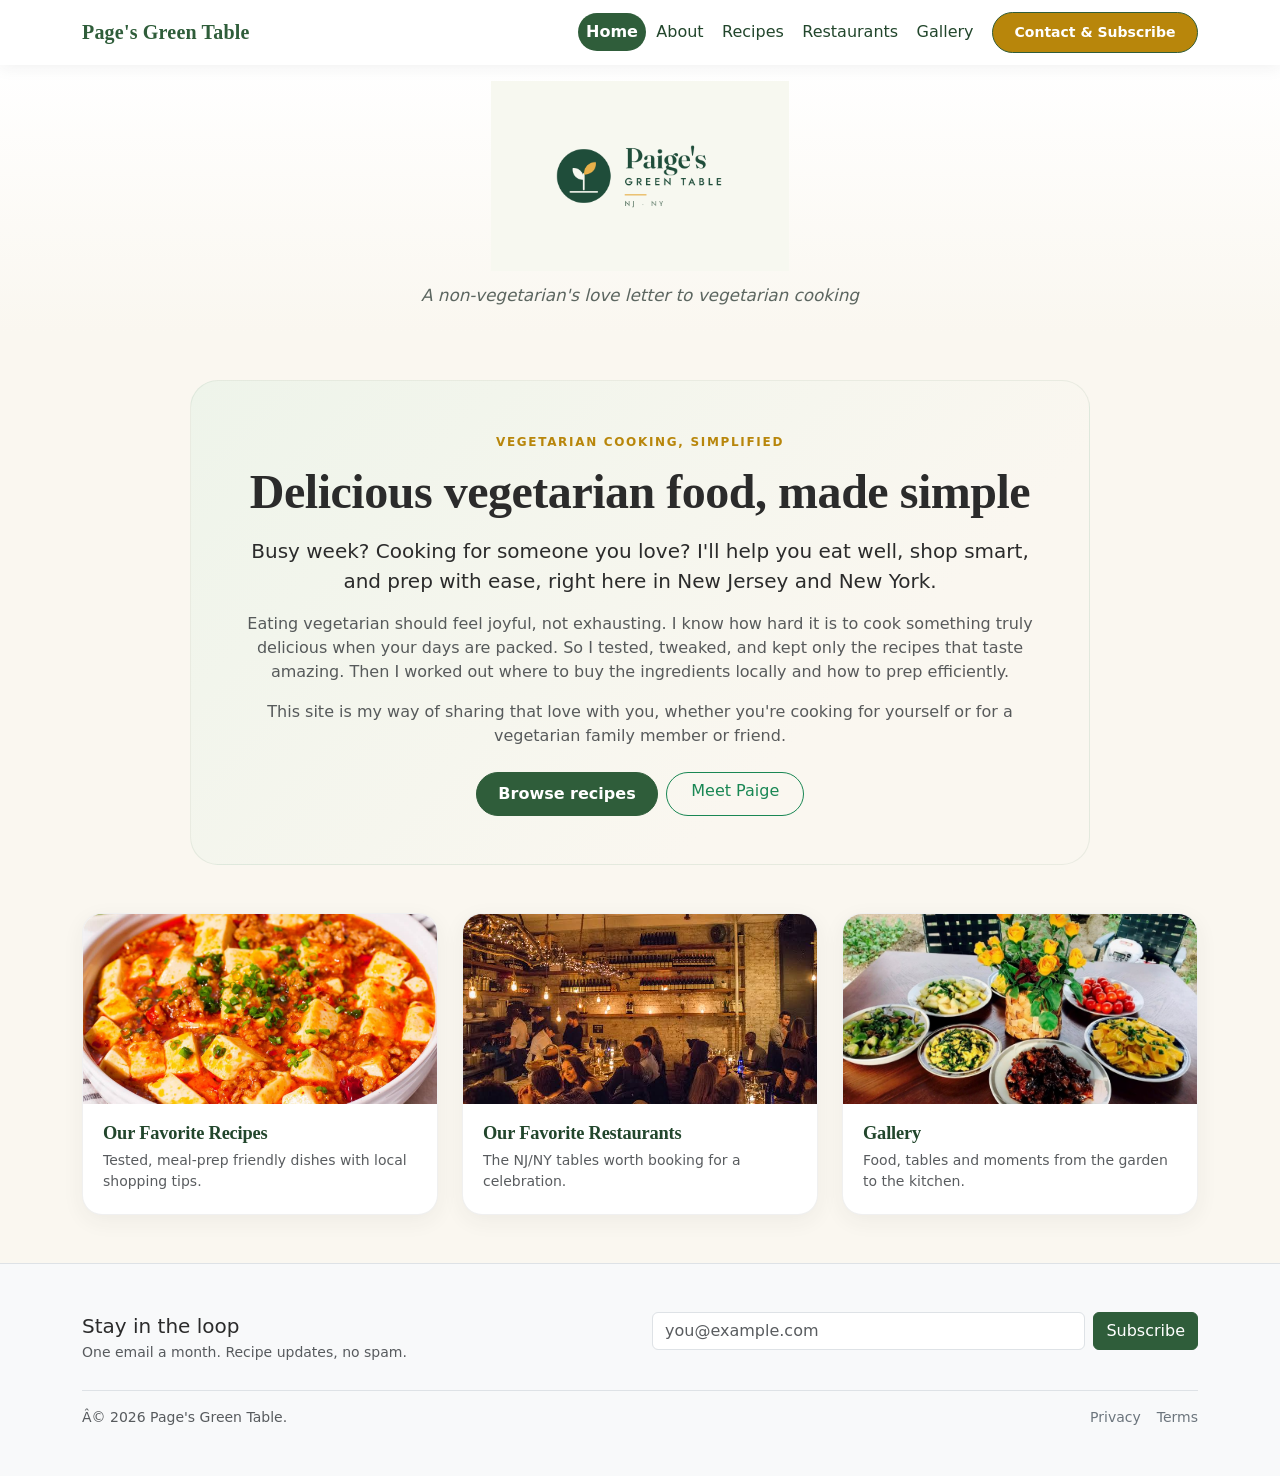
<file: index.html>
﻿<!DOCTYPE html>
<html data-bs-theme="light" lang="en">

<head>
    <script async src="https://www.googletagmanager.com/gtm.js?id=GTM-WCV3KLDL"></script>
    <script>
      window.dataLayer = window.dataLayer || [];
      function gtag(){dataLayer.push(arguments);}
      gtag('js', new Date());
    </script>
    <meta charset="utf-8">
    <meta name="viewport" content="width=device-width, initial-scale=1.0, shrink-to-fit=no">
    <title>Page's Green Table | Vegetarian Recipes &amp; Restaurants in NJ/NY</title>
    <meta name="description" content="A non-vegetarian's love letter to vegetarian cooking: tested recipes, smart shopping, meal prep and the best vegetarian-friendly restaurants in New Jersey and New York.">
    <link rel="stylesheet" href="assets/bootstrap/css/bootstrap.min.css">
    <link rel="stylesheet" href="assets/css/styles.min.css">
</head>

<body>
    <nav class="navbar navbar-expand-lg sticky-top">
        <div class="container"><a class="navbar-brand" href="index.html">Page's Green Table</a><button class="navbar-toggler" data-bs-toggle="collapse" data-bs-target="#mainNav" type="button" aria-controls="mainNav" aria-expanded="false" aria-label="Toggle navigation"><span class="navbar-toggler-icon"></span></button>
            <div class="collapse navbar-collapse" id="mainNav">
                <ul class="navbar-nav align-items-lg-center ms-auto">
                    <li class="nav-item"><a class="nav-link active rounded-pill" aria-current="page" href="index.html">Home</a></li>
                    <li class="nav-item"><a class="nav-link" href="about.html">About</a></li>
                    <li class="nav-item"><a class="nav-link" href="recipes.html">Recipes</a></li>
                    <li class="nav-item"><a class="nav-link" href="restaurants.html">Restaurants</a></li>
                    <li class="nav-item"><a class="nav-link" href="gallery.html">Gallery</a></li>
                    <li class="nav-item ms-lg-2"><a class="btn btn-sm mt-2 mt-lg-0 btn-brand" role="button" href="contact.html" style="background: var(--gt-gold);">Contact &amp; Subscribe</a></li>
                </ul>
            </div>
        </div>
    </nav>
    <div class="container-fluid p-0">
        <div class="banner"><img class="img-fluid banner-image" src="assets/img/logo.png" alt="Banner Image">
            <p>A non-vegetarian's love letter to vegetarian cooking</p>
        </div>
    </div>
    <header class="py-4 py-lg-5">
        <div class="container">
            <div class="text-center mx-auto page-hero" style="max-width:900px;"><span class="eyebrow">Vegetarian cooking, simplified</span>
                <h1 class="display-5 fw-bold mb-3">Delicious vegetarian food, made simple</h1>
                <p class="lead mb-3">Busy week? Cooking for someone you love? I'll help you eat well, shop smart, and prep with ease, right here in New Jersey and New York.</p>
                <p class="text-body-secondary mb-3">Eating vegetarian should feel joyful, not exhausting. I know how hard it is to cook something truly delicious when your days are packed. So I tested, tweaked, and kept only the recipes that taste amazing. Then I worked out where to buy the ingredients locally and how to prep efficiently.</p>
                <p class="text-body-secondary mb-4">This site is my way of sharing that love with you, whether you're cooking for yourself or for a vegetarian family member or friend.</p>
                <div class="d-flex justify-content-center flex-wrap gap-2"><a class="btn btn-brand" role="button" href="recipes.html">Browse recipes</a><a class="btn btn-outline-success rounded-pill px-4" role="button" href="about.html">Meet Paige</a></div>
            </div>
        </div>
    </header>
    <section class="pb-5 container">
        <div class="row g-4">
            <div class="col-md-4"><a class="quick-card" href="recipes.html"><img src="assets/img/mapotofu.jpg" alt="Vegetarian mapo tofu" loading="lazy">
                    <div class="quick-card-body">
                        <h3>Our Favorite Recipes</h3>
                        <p class="small text-body-secondary mb-0">Tested, meal-prep friendly dishes with local shopping tips.</p>
                    </div>
                </a></div>
            <div class="col-md-4"><a class="quick-card" href="restaurants.html"><img src="assets/img/avantgarden.jpg" alt="Avant Garden restaurant" loading="lazy">
                    <div class="quick-card-body">
                        <h3>Our Favorite Restaurants</h3>
                        <p class="small text-body-secondary mb-0">The NJ/NY tables worth booking for a celebration.</p>
                    </div>
                </a></div>
            <div class="col-md-4"><a class="quick-card" href="gallery.html"><img src="assets/img/gardentotable.jpg" alt="Garden to table vegetables" loading="lazy">
                    <div class="quick-card-body">
                        <h3>Gallery</h3>
                        <p class="small text-body-secondary mb-0">Food, tables and moments from the garden to the kitchen.</p>
                    </div>
                </a></div>
        </div>
    </section>
    <footer class="bg-body-tertiary mt-auto py-5 border-top">
        <div class="container">
            <div class="row align-items-center g-4">
                <div class="col-lg-6">
                    <h5 class="mb-1">Stay in the loop</h5>
                    <p class="small text-body-secondary mb-0">One email a month. Recipe updates, no spam.</p>
                </div>
                <div class="col-lg-6">
                    <form class="d-flex gap-2" action="https://api.web3forms.com/submit" method="post" data-web3forms><input type="hidden" name="subject" value="Page's Green Table - newsletter subscription"><input type="hidden" name="from_name" value="Page's Green Table"><input type="hidden" name="form_type" value="Newsletter subscription"><input type="checkbox" name="botcheck" style="display:none"><label class="visually-hidden" for="footer-email">Email address</label><input class="form-control" type="email" id="footer-email" name="email" placeholder="you@example.com" required=""><button class="btn btn-primary flex-shrink-0" type="submit">Subscribe</button></form>
                </div>
            </div>
            <div class="small text-body-secondary d-flex justify-content-between flex-wrap mt-4 pt-3 border-top"><span>Â© 2026 Page's Green Table.</span>
                <div class="d-flex gap-3"><a class="text-decoration-none link-secondary" href="#">Privacy</a><a class="text-decoration-none link-secondary" href="#">Terms</a></div>
            </div>
        </div>
    </footer>
    <script src="assets/bootstrap/js/bootstrap.min.js"></script>
    <script src="assets/js/script.min.js"></script>
    <script src="assets/js/web3forms.js"></script>
</body>

</html>
</file>
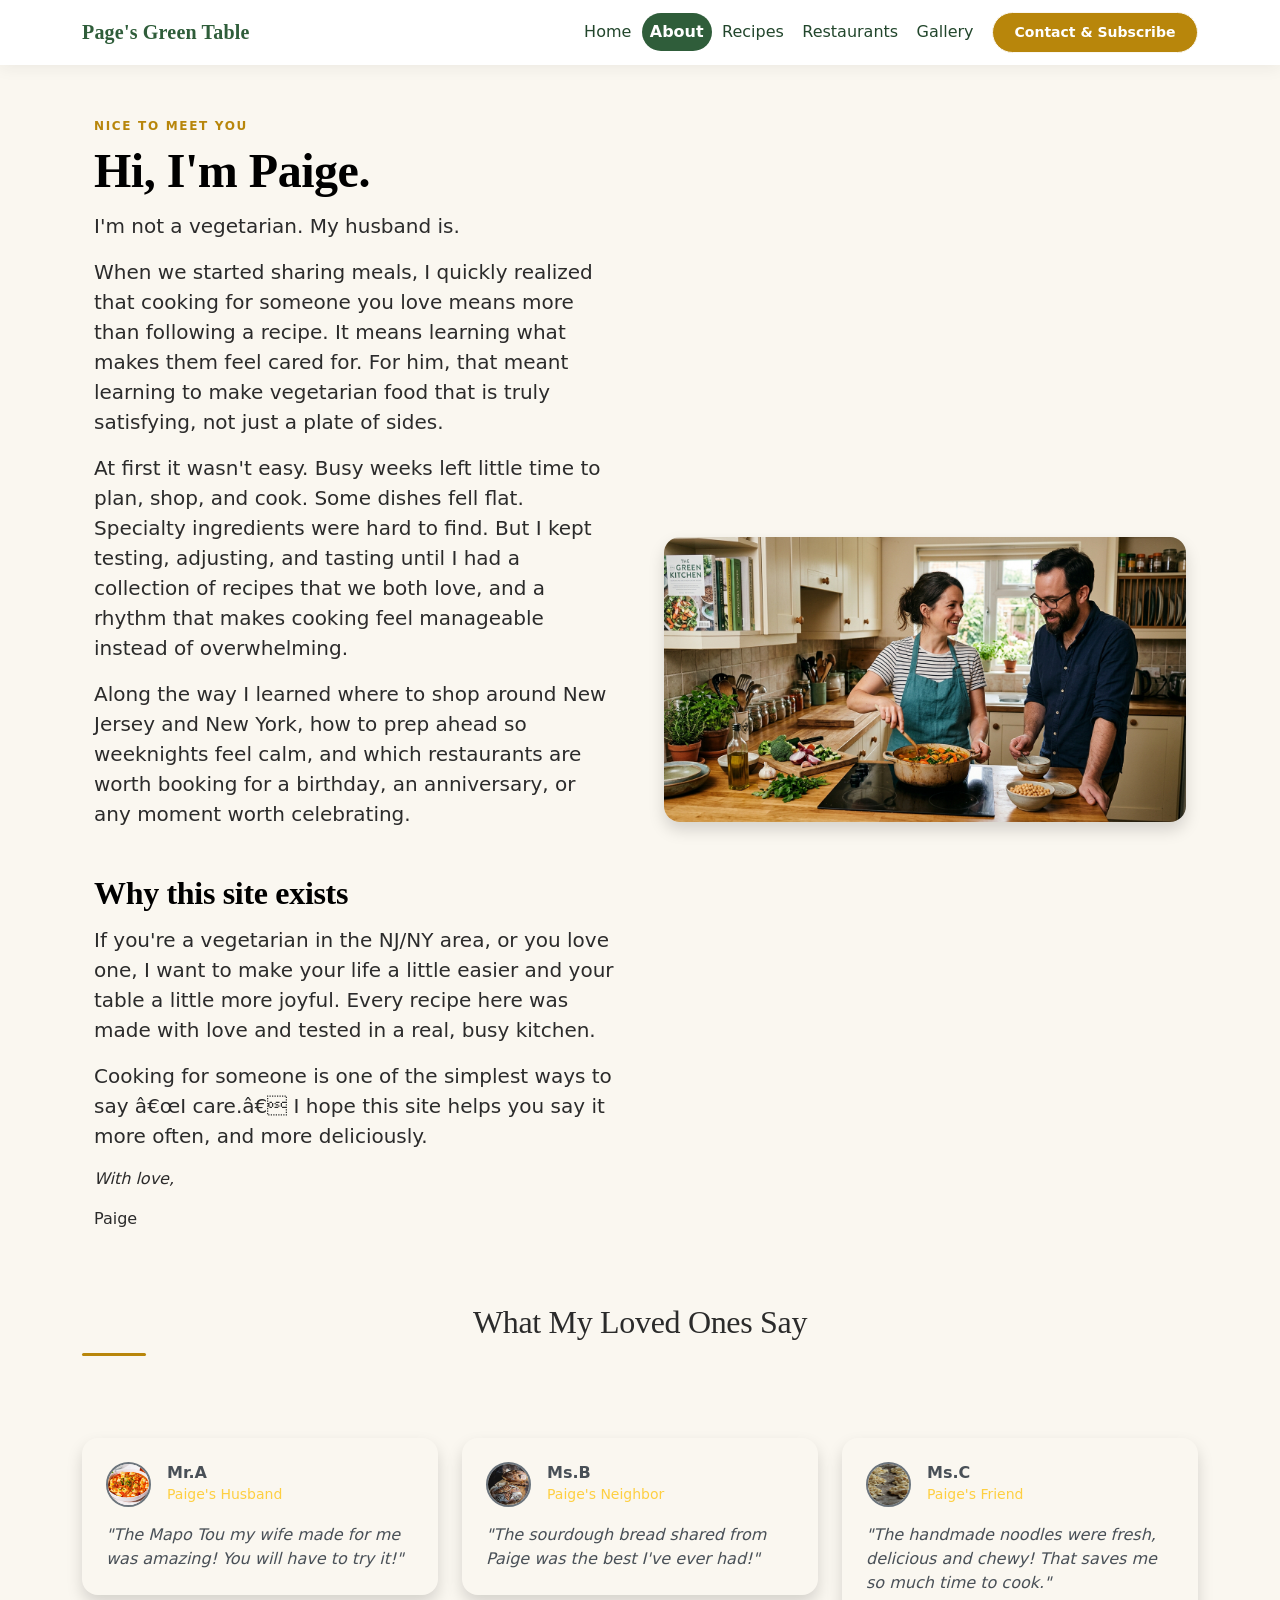
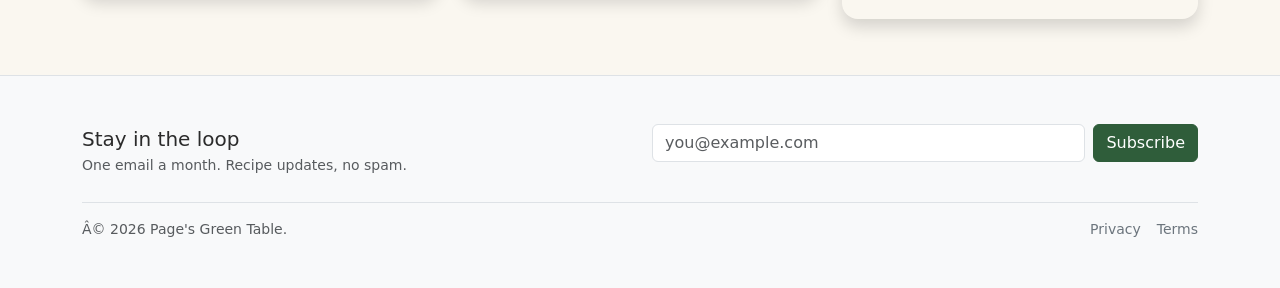
<file: about.html>
﻿<!DOCTYPE html>
<html data-bs-theme="light" lang="en">

<head>
    <script async src="https://www.googletagmanager.com/gtm.js?id=GTM-WCV3KLDL"></script>
    <script>
      window.dataLayer = window.dataLayer || [];
      function gtag(){dataLayer.push(arguments);}
      gtag('js', new Date());
    </script>
    <meta charset="utf-8">
    <meta name="viewport" content="width=device-width, initial-scale=1.0, shrink-to-fit=no">
    <title>About Paige | Page's Green Table</title>
    <meta name="description" content="Hi, I'm Paige â€” a non-vegetarian cooking for my vegetarian husband. This is why Page's Green Table exists: tested recipes, local shopping and prep made simple.">
    <link rel="stylesheet" href="assets/bootstrap/css/bootstrap.min.css">
    <link rel="stylesheet" href="assets/css/styles.min.css">
</head>

<body>
    <nav class="navbar navbar-expand-lg sticky-top">
        <div class="container"><a class="navbar-brand" href="index.html">Page's Green Table</a><button class="navbar-toggler" data-bs-toggle="collapse" data-bs-target="#mainNav" type="button" aria-controls="mainNav" aria-expanded="false" aria-label="Toggle navigation"><span class="navbar-toggler-icon"></span></button>
            <div class="collapse navbar-collapse" id="mainNav">
                <ul class="navbar-nav align-items-lg-center ms-auto">
                    <li class="nav-item"><a class="nav-link" href="index.html">Home</a></li>
                    <li class="nav-item"><a class="nav-link active rounded-pill" aria-current="page" href="about.html">About</a></li>
                    <li class="nav-item"><a class="nav-link" href="recipes.html">Recipes</a></li>
                    <li class="nav-item"><a class="nav-link" href="restaurants.html">Restaurants</a></li>
                    <li class="nav-item"><a class="nav-link" href="gallery.html">Gallery</a></li>
                    <li class="nav-item ms-lg-2"><a class="btn btn-sm mt-2 mt-lg-0 btn-brand" role="button" href="contact.html" style="background: var(--gt-gold);border-color: var(--gt-cream);">Contact &amp; Subscribe</a></li>
                </ul>
            </div>
        </div>
    </nav>
    <div class="container px-3 px-lg-4 py-5">
        <div class="row align-items-center flex-lg-row-reverse g-5">
            <div class="col-10 col-sm-8 col-lg-6 mx-auto"><img class="img-fluid rounded-4 shadow d-block mx-auto" src="assets/img/cooking.jpg" alt="Paige cooking in her kitchen" width="700" height="500" loading="lazy"></div>
            <div class="col-lg-6"><span class="eyebrow">Nice to meet you</span>
                <h2 class="display-5 fw-bold lh-1 text-body-emphasis mb-3"> Hi, I'm Paige. </h2>
                <p class="lead"> I'm not a vegetarian. My husband is. </p>
                <p class="lead"> When we started sharing meals, I quickly realized that cooking for someone you love means more than following a recipe. It means learning what makes them feel cared for. For him, that meant learning to make vegetarian food that is truly satisfying, not just a plate of sides. </p>
                <p class="lead"> At first it wasn't easy. Busy weeks left little time to plan, shop, and cook. Some dishes fell flat. Specialty ingredients were hard to find. But I kept testing, adjusting, and tasting until I had a collection of recipes that we both love, and a rhythm that makes cooking feel manageable instead of overwhelming. </p>
                <p class="lead">Along the way I learned where to shop around New Jersey and New York, how to prep ahead so weeknights feel calm, and which restaurants are worth booking for a birthday, an anniversary, or any moment worth celebrating. </p>
                <h3 class="fw-bold lh-1 text-body-emphasis mt-5 mb-3 h2"> Why this site exists </h3>
                <p class="lead">If you're a vegetarian in the NJ/NY area, or you love one, I want to make your life a little easier and your table a little more joyful. Every recipe here was made with love and tested in a real, busy kitchen. </p>
                <p class="lead">Cooking for someone is one of the simplest ways to say â€œI care.â€ I hope this site helps you say it more often, and more deliciously. </p>
                <p><i>With love,</i></p>
                <p>Paige</p>
                <div class="d-grid d-md-flex gap-2 justify-content-md-start"></div>
            </div>
        </div>
    </div>
    <div class="container mt-0 mb-5 my-2 py-2">
        <h2 class="text-center mb-5 section-title">What My Loved Ones Say</h2>
        <div class="row row-cols-1 row-cols-lg-3 align-items-start pt-4 g-4">
            <div class="col card-1">
                <div class="text-white rounded-4 border-0 shadow h-100 p-4 testimonial-card">
                    <div class="d-flex align-items-center gap-3 mb-3"><img class="border rounded-circle border-2 border-secondary" src="assets/img/mapotofu.jpg" alt="Mapo Tofu" width="45" height="45">
                        <div>
                            <h6 class="fw-bold text-light-emphasis mb-0">Mr.A</h6><small class="text-warning text-opacity-75">Paige's Husband</small>
                        </div>
                    </div>
                    <p class="fs-6 fw-light fst-italic text-light-emphasis card-text">"The Mapo Tou my wife made for me was amazing! You will have to try it!"</p>
                </div>
            </div>
            <div class="col card-2">
                <div class="text-white rounded-4 border-0 shadow h-100 p-4 testimonial-card">
                    <div class="d-flex align-items-center gap-3 mb-3"><img class="border rounded-circle border-2 border-secondary" src="assets/img/sourdough.jpg" alt="Sourdough Bread" width="45" height="45">
                        <div>
                            <h6 class="fw-bold text-light-emphasis mb-0">Ms.B</h6><small class="text-warning text-opacity-75">Paige's Neighbor</small>
                        </div>
                    </div>
                    <p class="fs-6 fw-light fst-italic text-light-emphasis card-text">"The sourdough bread shared from Paige was the best I've ever had!"</p>
                </div>
            </div>
            <div class="col card-3">
                <div class="text-white rounded-4 border-0 shadow h-100 p-4 testimonial-card">
                    <div class="d-flex align-items-center gap-3 mb-3"><img class="border rounded-circle border-2 border-secondary" src="assets/img/noodle.jpg" alt="Handmade Noodles" width="45" height="45">
                        <div>
                            <h6 class="fw-bold text-light-emphasis mb-0">Ms.C</h6><small class="text-warning text-opacity-75">Paige's Friend</small>
                        </div>
                    </div>
                    <p class="fs-6 fw-light fst-italic text-light-emphasis card-text">"The handmade noodles were fresh, delicious and chewy! That saves me so much time to cook."</p>
                </div>
            </div>
        </div>
    </div>
    <footer class="bg-body-tertiary mt-auto py-5 border-top">
        <div class="container">
            <div class="row align-items-center g-4">
                <div class="col-lg-6">
                    <h5 class="mb-1">Stay in the loop</h5>
                    <p class="small text-body-secondary mb-0">One email a month. Recipe updates, no spam.</p>
                </div>
                <div class="col-lg-6">
                    <form class="d-flex gap-2" action="https://api.web3forms.com/submit" method="post" data-web3forms><input type="hidden" name="subject" value="Page's Green Table - newsletter subscription"><input type="hidden" name="from_name" value="Page's Green Table"><input type="hidden" name="form_type" value="Newsletter subscription"><input type="checkbox" name="botcheck" style="display:none"><label class="visually-hidden" for="footer-email">Email address</label><input class="form-control" type="email" id="footer-email" name="email" placeholder="you@example.com" required=""><button class="btn btn-primary flex-shrink-0" type="submit">Subscribe</button></form>
                </div>
            </div>
            <div class="small text-body-secondary d-flex justify-content-between flex-wrap mt-4 pt-3 border-top"><span>Â© 2026 Page's Green Table.</span>
                <div class="d-flex gap-3"><a class="text-decoration-none link-secondary" href="#">Privacy</a><a class="text-decoration-none link-secondary" href="#">Terms</a></div>
            </div>
        </div>
    </footer>
    <script src="assets/bootstrap/js/bootstrap.min.js"></script>
    <script src="assets/js/script.min.js"></script>
    <script src="assets/js/web3forms.js"></script>
</body>

</html>
</file>
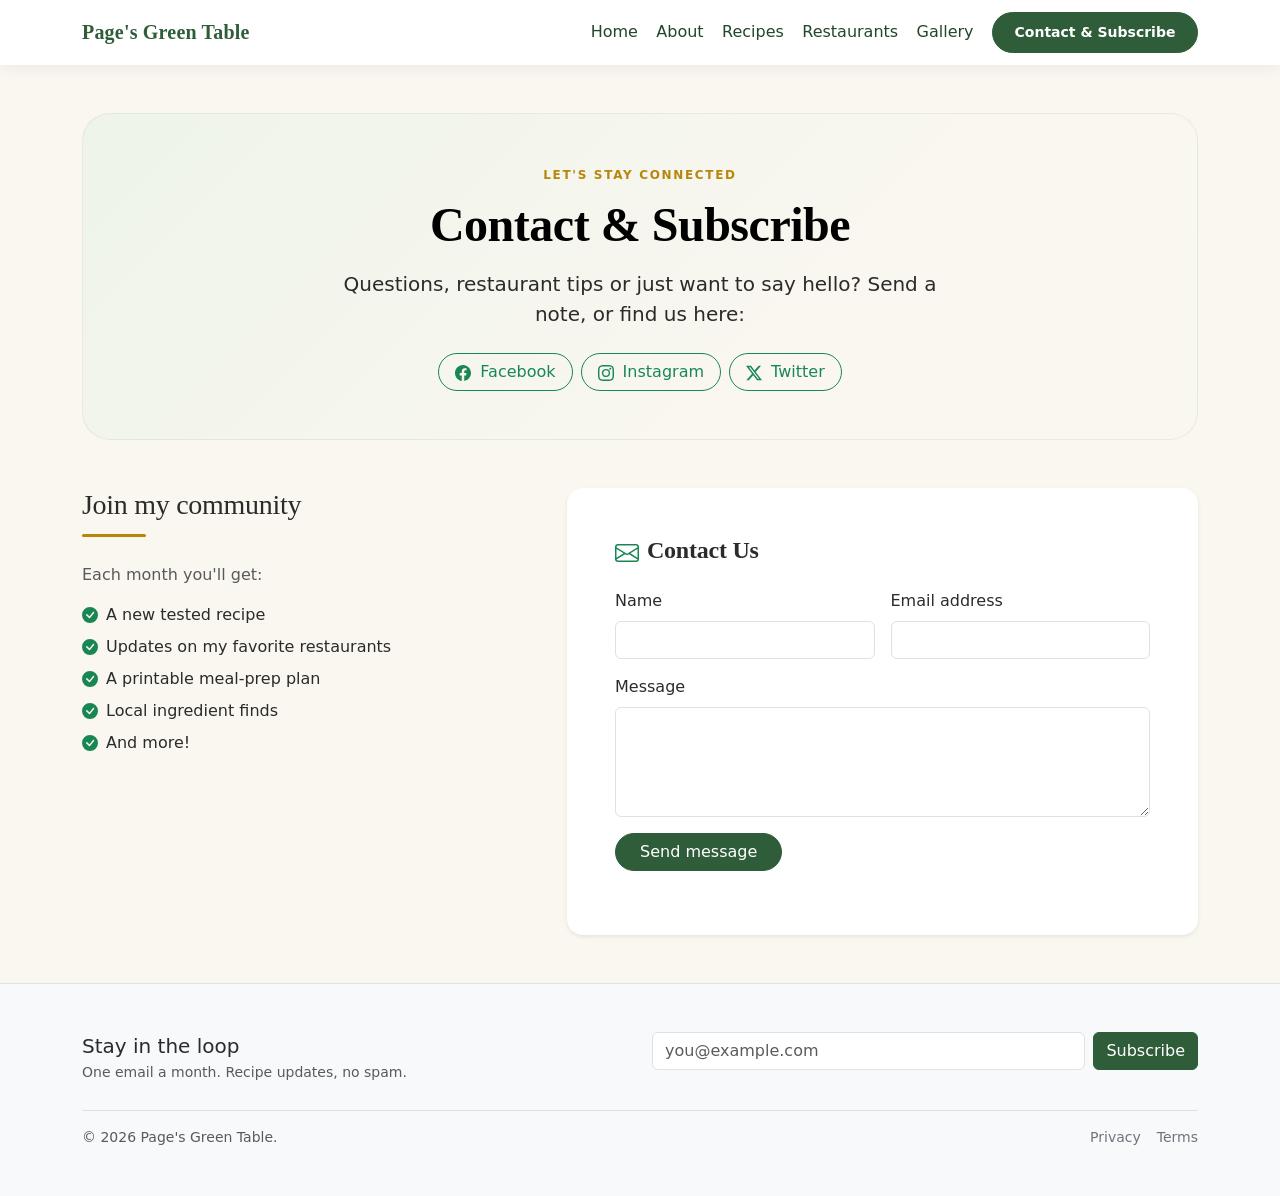
<file: contact.html>
<!DOCTYPE html>
<html data-bs-theme="light" lang="en">

<head>
    <script async src="https://www.googletagmanager.com/gtm.js?id=GTM-WCV3KLDL"></script>
    <script>
      window.dataLayer = window.dataLayer || [];
      function gtag(){dataLayer.push(arguments);}
      gtag('js', new Date());
    </script>
    <meta charset="utf-8">
    <meta name="viewport" content="width=device-width, initial-scale=1.0, shrink-to-fit=no">
    <title>Contact &amp; Subscribe | Page's Green Table</title>
    <meta name="description" content="Get in touch with Page's Green Table and join the monthly newsletter: a new tested recipe, restaurant updates, a printable meal-prep plan and local ingredient finds.">
    <link rel="stylesheet" href="assets/bootstrap/css/bootstrap.min.css">
    <link rel="stylesheet" href="assets/css/styles.min.css">
</head>

<body>
    <nav class="navbar navbar-expand-lg sticky-top">
        <div class="container"><a class="navbar-brand" href="index.html">Page's Green Table</a><button class="navbar-toggler" data-bs-toggle="collapse" data-bs-target="#mainNav" type="button" aria-controls="mainNav" aria-expanded="false" aria-label="Toggle navigation"><span class="navbar-toggler-icon"></span></button>
            <div class="collapse navbar-collapse" id="mainNav">
                <ul class="navbar-nav align-items-lg-center ms-auto">
                    <li class="nav-item"><a class="nav-link" href="index.html">Home</a></li>
                    <li class="nav-item"><a class="nav-link" href="about.html">About</a></li>
                    <li class="nav-item"><a class="nav-link" href="recipes.html">Recipes</a></li>
                    <li class="nav-item"><a class="nav-link" href="restaurants.html">Restaurants</a></li>
                    <li class="nav-item"><a class="nav-link" href="gallery.html">Gallery</a></li>
                    <li class="nav-item ms-lg-2"><a class="btn btn-sm mt-2 mt-lg-0 btn-brand" role="button" aria-current="page" href="contact.html">Contact &amp; Subscribe</a></li>
                </ul>
            </div>
        </div>
    </nav>
    <div class="container py-4 py-lg-5">
        <div class="text-center page-hero"><span class="eyebrow">Let's stay connected</span>
            <h1 class="display-5 fw-bold text-body-emphasis mb-3">Contact &amp; Subscribe</h1>
            <p class="lead mb-4 mx-auto" style="max-width:620px;">Questions, restaurant tips or just want to say hello? Send a note, or find us here:</p>
            <div class="d-flex justify-content-center flex-wrap gap-2"><a class="btn btn-outline-success rounded-pill px-3 btnbrand" role="button" href="https://www.facebook.com/Pages-Green-Table-110155168174074" target="_blank" rel="noopener noreferrer" aria-label="Facebook"><svg class="bi bi-facebook me-1" xmlns="http://www.w3.org/2000/svg" width="1em" height="1em" fill="currentColor" viewBox="0 0 16 16">
                        <path d="M16 8.049c0-4.446-3.582-8.05-8-8.05C3.58 0-.002 3.603-.002 8.05c0 4.017 2.926 7.347 6.75 7.951v-5.625h-2.03V8.05H6.75V6.275c0-2.017 1.195-3.131 3.022-3.131.876 0 1.791.157 1.791.157v1.98h-1.009c-.993 0-1.303.621-1.303 1.258v1.51h2.218l-.354 2.326H9.25V16c3.824-.604 6.75-3.934 6.75-7.951"></path>
                    </svg> Facebook</a><a class="btn btn-outline-success rounded-pill px-3" role="button" href="https://www.instagram.com/pagesgreentable/" target="_blank" rel="noopener noreferrer" aria-label="Instagram"><svg class="bi bi-instagram me-1" xmlns="http://www.w3.org/2000/svg" width="1em" height="1em" fill="currentColor" viewBox="0 0 16 16">
                        <path d="M8 0C5.829 0 5.556.01 4.703.048 3.85.088 3.269.222 2.76.42a3.9 3.9 0 0 0-1.417.923A3.9 3.9 0 0 0 .42 2.76C.222 3.268.087 3.85.048 4.7.01 5.555 0 5.827 0 8.001c0 2.172.01 2.444.048 3.297.04.852.174 1.433.372 1.942.205.526.478.972.923 1.417.444.445.89.719 1.416.923.51.198 1.09.333 1.942.372C5.555 15.99 5.827 16 8 16s2.444-.01 3.298-.048c.851-.04 1.434-.174 1.943-.372a3.9 3.9 0 0 0 1.416-.923c.445-.445.718-.891.923-1.417.197-.509.332-1.09.372-1.942C15.99 10.445 16 10.173 16 8s-.01-2.445-.048-3.299c-.04-.851-.175-1.433-.372-1.941a3.9 3.9 0 0 0-.923-1.417A3.9 3.9 0 0 0 13.24.42c-.51-.198-1.092-.333-1.943-.372C10.443.01 10.172 0 7.998 0zm-.717 1.442h.718c2.136 0 2.389.007 3.232.046.78.035 1.204.166 1.486.275.373.145.64.319.92.599s.453.546.598.92c.11.281.24.705.275 1.485.039.843.047 1.096.047 3.231s-.008 2.389-.047 3.232c-.035.78-.166 1.203-.275 1.485a2.5 2.5 0 0 1-.599.919c-.28.28-.546.453-.92.598-.28.11-.704.24-1.485.276-.843.038-1.096.047-3.232.047s-2.39-.009-3.233-.047c-.78-.036-1.203-.166-1.485-.276a2.5 2.5 0 0 1-.92-.598 2.5 2.5 0 0 1-.6-.92c-.109-.281-.24-.705-.275-1.485-.038-.843-.046-1.096-.046-3.233s.008-2.388.046-3.231c.036-.78.166-1.204.276-1.486.145-.373.319-.64.599-.92s.546-.453.92-.598c.282-.11.705-.24 1.485-.276.738-.034 1.024-.044 2.515-.045zm4.988 1.328a.96.96 0 1 0 0 1.92.96.96 0 0 0 0-1.92m-4.27 1.122a4.109 4.109 0 1 0 0 8.217 4.109 4.109 0 0 0 0-8.217m0 1.441a2.667 2.667 0 1 1 0 5.334 2.667 2.667 0 0 1 0-5.334"></path>
                    </svg> Instagram</a><a class="btn btn-outline-success rounded-pill px-3" role="button" href="https://twitter.com/pagesgreentable" target="_blank" rel="noopener noreferrer" aria-label="Twitter"><svg class="bi bi-twitter-x me-1" xmlns="http://www.w3.org/2000/svg" width="1em" height="1em" fill="currentColor" viewBox="0 0 16 16">
                        <path d="M12.6.75h2.454l-5.36 6.142L16 15.25h-4.937l-3.867-5.07-4.425 5.07H.316l5.733-6.57L0 .75h5.063l3.495 4.633L12.601.75Zm-.86 13.028h1.36L4.323 2.145H2.865z"></path>
                    </svg> Twitter</a></div>
        </div>
    </div>
    <section class="mb-5 container">
        <div class="row align-items-start g-4 g-lg-5">
            <div class="col-lg-5">
                <h2 class="mb-3 section-title h3">Join my community</h2>
                <p class="text-body-secondary">Each month you'll get:</p>
                <ul class="list-unstyled d-grid gap-2 mb-0">
                    <li class="d-flex align-items-start gap-2"><svg class="bi bi-check-circle-fill text-success mt-1" xmlns="http://www.w3.org/2000/svg" width="1em" height="1em" fill="currentColor" viewBox="0 0 16 16" aria-hidden="true">
                            <path d="M16 8A8 8 0 1 1 0 8a8 8 0 0 1 16 0m-3.97-3.03a.75.75 0 0 0-1.08.022L7.477 9.417 5.384 7.323a.75.75 0 0 0-1.06 1.06L6.97 11.03a.75.75 0 0 0 1.079-.02l3.992-4.99a.75.75 0 0 0-.01-1.05z"></path>
                        </svg><span>A new tested recipe</span></li>
                    <li class="d-flex align-items-start gap-2"><svg class="bi bi-check-circle-fill text-success mt-1" xmlns="http://www.w3.org/2000/svg" width="1em" height="1em" fill="currentColor" viewBox="0 0 16 16" aria-hidden="true">
                            <path d="M16 8A8 8 0 1 1 0 8a8 8 0 0 1 16 0m-3.97-3.03a.75.75 0 0 0-1.08.022L7.477 9.417 5.384 7.323a.75.75 0 0 0-1.06 1.06L6.97 11.03a.75.75 0 0 0 1.079-.02l3.992-4.99a.75.75 0 0 0-.01-1.05z"></path>
                        </svg><span>Updates on my favorite restaurants</span></li>
                    <li class="d-flex align-items-start gap-2"><svg class="bi bi-check-circle-fill text-success mt-1" xmlns="http://www.w3.org/2000/svg" width="1em" height="1em" fill="currentColor" viewBox="0 0 16 16" aria-hidden="true">
                            <path d="M16 8A8 8 0 1 1 0 8a8 8 0 0 1 16 0m-3.97-3.03a.75.75 0 0 0-1.08.022L7.477 9.417 5.384 7.323a.75.75 0 0 0-1.06 1.06L6.97 11.03a.75.75 0 0 0 1.079-.02l3.992-4.99a.75.75 0 0 0-.01-1.05z"></path>
                        </svg><span>A printable meal-prep plan</span></li>
                    <li class="d-flex align-items-start gap-2"><svg class="bi bi-check-circle-fill text-success mt-1" xmlns="http://www.w3.org/2000/svg" width="1em" height="1em" fill="currentColor" viewBox="0 0 16 16" aria-hidden="true">
                            <path d="M16 8A8 8 0 1 1 0 8a8 8 0 0 1 16 0m-3.97-3.03a.75.75 0 0 0-1.08.022L7.477 9.417 5.384 7.323a.75.75 0 0 0-1.06 1.06L6.97 11.03a.75.75 0 0 0 1.079-.02l3.992-4.99a.75.75 0 0 0-.01-1.05z"></path>
                        </svg><span>Local ingredient finds</span></li>
                    <li class="d-flex align-items-start gap-2"><svg class="bi bi-check-circle-fill text-success mt-1" xmlns="http://www.w3.org/2000/svg" width="1em" height="1em" fill="currentColor" viewBox="0 0 16 16" aria-hidden="true">
                            <path d="M16 8A8 8 0 1 1 0 8a8 8 0 0 1 16 0m-3.97-3.03a.75.75 0 0 0-1.08.022L7.477 9.417 5.384 7.323a.75.75 0 0 0-1.06 1.06L6.97 11.03a.75.75 0 0 0 1.079-.02l3.992-4.99a.75.75 0 0 0-.01-1.05z"></path>
                        </svg><span>And more!</span></li>
                </ul>
            </div>
            <div class="col-lg-7">
                <div class="bg-white rounded-4 shadow-sm p-4 p-md-5">
                    <h2 class="fw-bold mb-4 h4"><svg class="bi bi-envelope text-success me-2" xmlns="http://www.w3.org/2000/svg" width="1em" height="1em" fill="currentColor" viewBox="0 0 16 16" aria-hidden="true">
                            <path d="M0 4a2 2 0 0 1 2-2h12a2 2 0 0 1 2 2v8a2 2 0 0 1-2 2H2a2 2 0 0 1-2-2zm2-1a1 1 0 0 0-1 1v.217l7 4.2 7-4.2V4a1 1 0 0 0-1-1zm13 2.383-4.708 2.825L15 11.105zm-.034 6.876-5.64-3.471L8 9.583l-1.326-.795-5.64 3.47A1 1 0 0 0 2 13h12a1 1 0 0 0 .966-.741M1 11.105l4.708-2.897L1 5.383z"></path>
                        </svg>Contact Us</h2>
                    <form action="https://api.web3forms.com/submit" method="post" data-web3forms>
                        <input type="hidden" name="subject" value="Page's Green Table - new contact message">
                        <input type="hidden" name="from_name" value="Page's Green Table">
                        <input type="checkbox" name="botcheck" style="display:none">
                        <input type="hidden" name="form_type" value="Contact message">
                        <input type="text" name="_honey" style="display:none" tabindex="-1" autocomplete="off">
                        <div class="row g-3">
                            <div class="col-sm-6"><label for="name" class="form-label">Name</label><input class="form-control" type="text" id="name" name="name" required="" autocomplete="name"></div>
                            <div class="col-sm-6"><label for="email" class="form-label">Email address</label><input class="form-control" type="email" id="email" name="email" required="" autocomplete="email"></div>
                        </div>
                        <div class="mt-3"><label class="form-label" for="message">Message</label><textarea class="form-control" id="message" name="message" required="" rows="4"></textarea></div><button class="btn btn-primary rounded-pill mt-3 px-4" type="submit">Send message</button>
                    </form>
                </div>
            </div>
        </div>
    </section>
    <footer class="bg-body-tertiary mt-auto py-5 border-top">
        <div class="container">
            <div class="row align-items-center g-4">
                <div class="col-lg-6">
                    <h5 class="mb-1">Stay in the loop</h5>
                    <p class="small text-body-secondary mb-0">One email a month. Recipe updates, no spam.</p>
                </div>
                <div class="col-lg-6">
                    <form class="d-flex gap-2" action="https://api.web3forms.com/submit" method="post" data-web3forms>
                        <input type="hidden" name="subject" value="Page's Green Table - newsletter subscription">
                        <input type="hidden" name="from_name" value="Page's Green Table">
                        <input type="hidden" name="form_type" value="Newsletter subscription">
                        <input type="checkbox" name="botcheck" style="display:none">
                        <label class="visually-hidden" for="footer-email">Email address</label><input class="form-control" type="email" id="footer-email" name="email" placeholder="you@example.com" required=""><button class="btn btn-primary flex-shrink-0" type="submit">Subscribe</button></form>
                </div>
            </div>
            <div class="small text-body-secondary d-flex justify-content-between flex-wrap mt-4 pt-3 border-top"><span>© 2026 Page's Green Table.</span>
                <div class="d-flex gap-3"><a class="text-decoration-none link-secondary" href="#">Privacy</a><a class="text-decoration-none link-secondary" href="#">Terms</a></div>
            </div>
        </div>
    </footer><script src="https://cdn.jsdelivr.net/npm/bootstrap@5.3.8/dist/js/bootstrap.bundle.min.js"></script>
    <script src="assets/bootstrap/js/bootstrap.min.js"></script>
    <script src="assets/js/script.min.js"></script>
    <script src="assets/js/web3forms.js"></script>
</body>

</html>
</file>
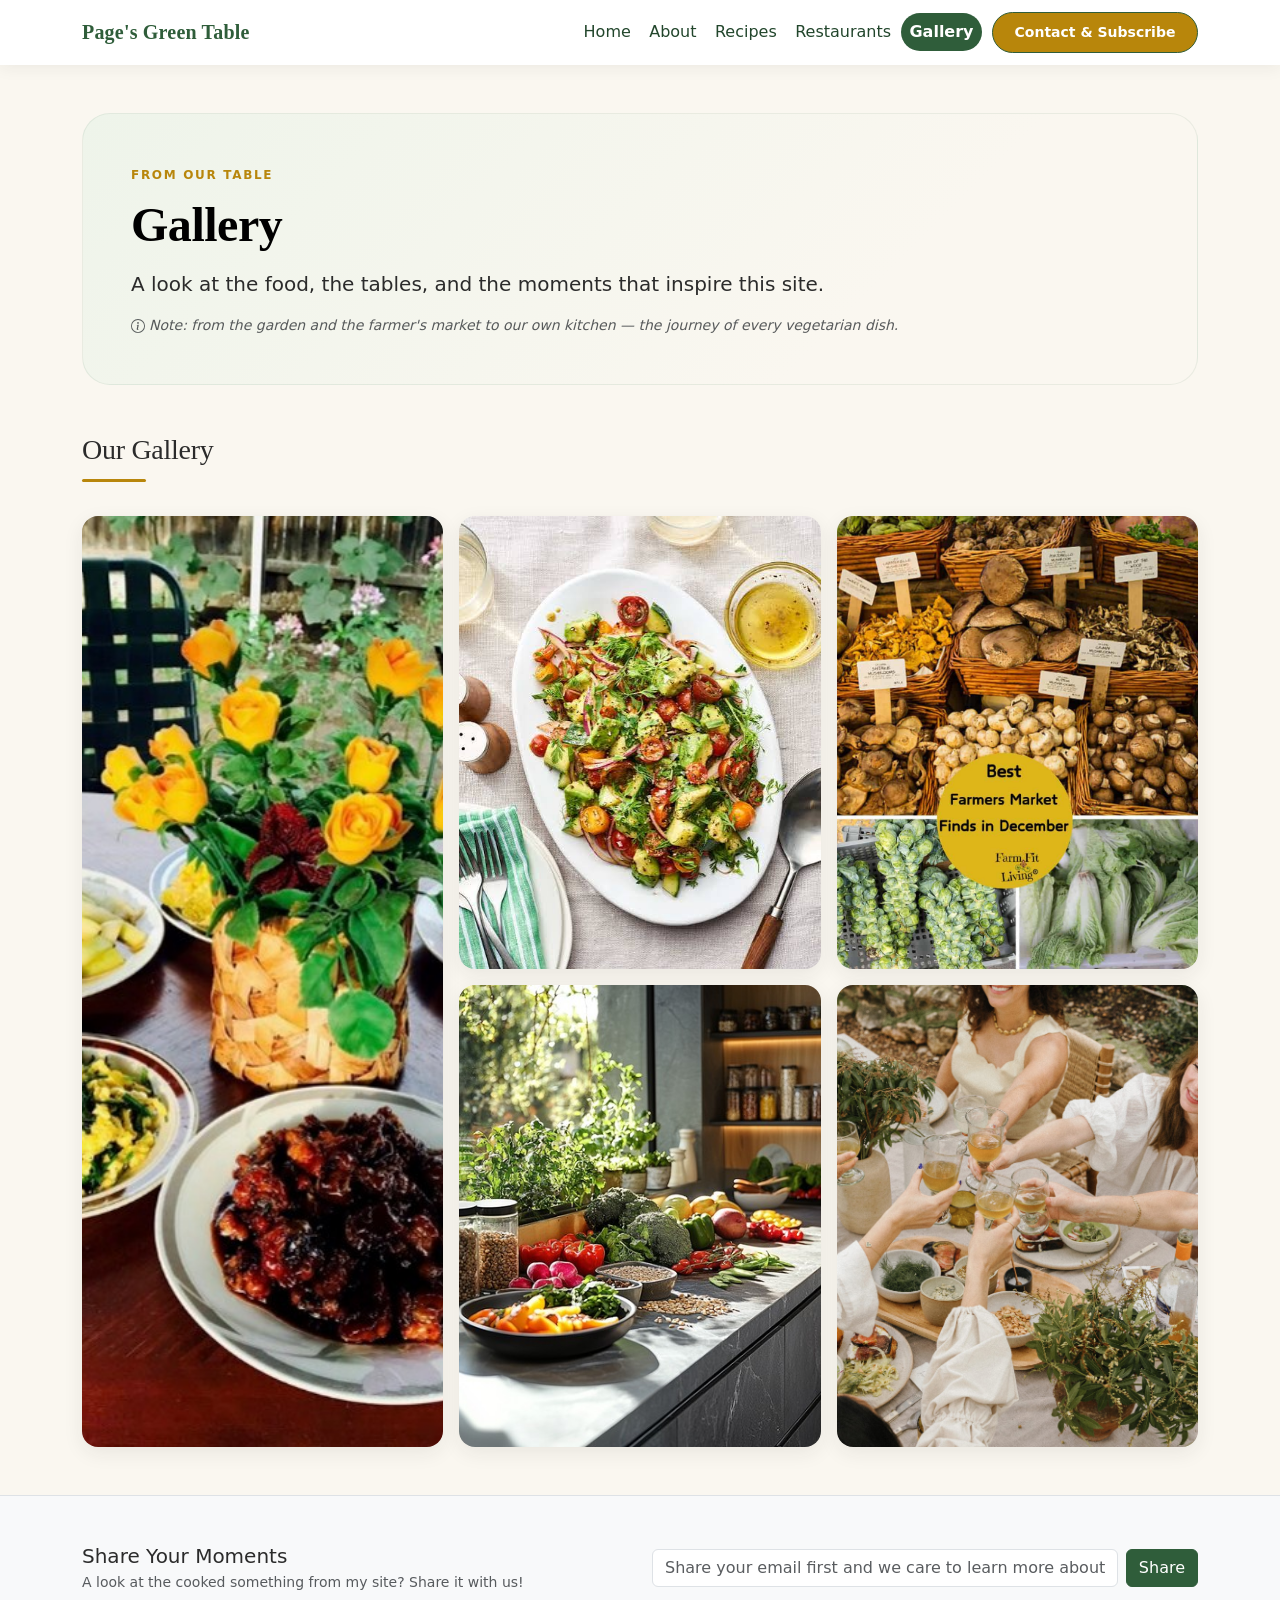
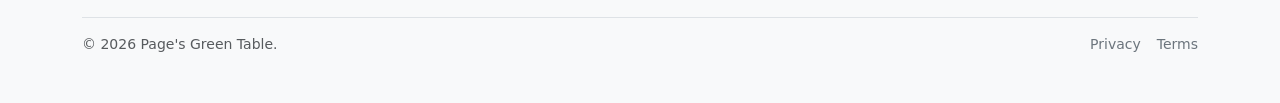
<file: gallery.html>
<!DOCTYPE html>
<html data-bs-theme="light" lang="en">

<head>
    <script async src="https://www.googletagmanager.com/gtm.js?id=GTM-WCV3KLDL"></script>
    <script>
      window.dataLayer = window.dataLayer || [];
      function gtag(){dataLayer.push(arguments);}
      gtag('js', new Date());
    </script>
    <meta charset="utf-8">
    <meta name="viewport" content="width=device-width, initial-scale=1.0, shrink-to-fit=no">
    <title>Gallery | Page's Green Table</title>
    <meta name="description" content="A look at the food, the tables and the moments behind Page's Green Table — from the garden and the farmer's market to our own kitchen.">
    <link rel="stylesheet" href="assets/bootstrap/css/bootstrap.min.css">
    <link rel="stylesheet" href="assets/css/styles.min.css">
</head>

<body>
    <nav class="navbar navbar-expand-lg sticky-top">
        <div class="container"><a class="navbar-brand" href="index.html">Page's Green Table</a><button class="navbar-toggler" data-bs-toggle="collapse" data-bs-target="#mainNav" type="button" aria-controls="mainNav" aria-expanded="false" aria-label="Toggle navigation"><span class="navbar-toggler-icon"></span></button>
            <div class="collapse navbar-collapse" id="mainNav">
                <ul class="navbar-nav align-items-lg-center ms-auto">
                    <li class="nav-item"><a class="nav-link" href="index.html">Home</a></li>
                    <li class="nav-item"><a class="nav-link" href="about.html">About</a></li>
                    <li class="nav-item"><a class="nav-link" href="recipes.html">Recipes</a></li>
                    <li class="nav-item"><a class="nav-link" href="restaurants.html">Restaurants</a></li>
                    <li class="nav-item"><a class="nav-link active rounded-pill" aria-current="page" href="gallery.html">Gallery</a></li>
                    <li class="nav-item ms-lg-2"><a class="btn btn-sm mt-2 mt-lg-0 btn-brand" role="button" href="contact.html" style="background: var(--gt-gold);">Contact &amp; Subscribe</a></li>
                </ul>
            </div>
        </div>
    </nav>
    <div class="container py-4 py-lg-5">
        <div class="page-hero"><span class="eyebrow">From our table</span>
            <h1 class="display-5 fw-bold text-body-emphasis mb-3">Gallery</h1>
            <p class="lead mb-3"> A look at the food, the tables, and the moments that inspire this site. </p>
            <p class="small fst-italic text-body-secondary mb-0"><svg class="bi bi-info-circle me-1" xmlns="http://www.w3.org/2000/svg" width="1em" height="1em" fill="currentColor" viewBox="0 0 16 16">
                    <path d="M8 15A7 7 0 1 1 8 1a7 7 0 0 1 0 14m0 1A8 8 0 1 0 8 0a8 8 0 0 0 0 16"></path>
                    <path d="m8.93 6.588-2.29.287-.082.38.45.083c.294.07.352.176.288.469l-.738 3.468c-.194.897.105 1.319.808 1.319.545 0 1.178-.252 1.465-.598l.088-.416c-.2.176-.492.246-.686.246-.275 0-.375-.193-.304-.533zM9 4.5a1 1 0 1 1-2 0 1 1 0 0 1 2 0"></path>
                </svg>Note: from the garden and the farmer's market to our own kitchen — the journey of every vegetarian dish.</p>
        </div>
    </div>
    <section class="mb-5 container">
        <h2 class="mb-4 section-title h3">Our Gallery</h2>
        <div class="row g-3">
            <div class="col-md-4"><a class="gallery-item" href="assets/img/gardentotable.jpg"><img src="assets/img/gardentotable.jpg" alt="Vegetables going from the garden to the table" loading="lazy"></a></div>
            <div class="col-md-8">
                <div class="row g-3">
                    <div class="col-md-6"><a class="gallery-item" href="assets/img/dinningtable.jpg"><img src="assets/img/dinningtable.jpg" alt="A set dining table" loading="lazy"></a></div>
                    <div class="col-md-6"><a class="gallery-item" href="assets/img/marketfinds.jpg"><img src="assets/img/marketfinds.jpg" alt="Fresh produce found at the market" loading="lazy"></a></div>
                    <div class="col-md-6"><a class="gallery-item" href="assets/img/kitchen.jpg"><img src="assets/img/kitchen.jpg" alt="Our home kitchen" loading="lazy"></a></div>
                    <div class="col-md-6"><a class="gallery-item" href="assets/img/celebration.jpg"><img src="assets/img/celebration.jpg" alt="A celebration around the table" loading="lazy"></a></div>
                </div>
            </div>
        </div>
    </section>
    <footer class="bg-body-tertiary mt-auto py-5 border-top">
        <div class="container">
            <div class="row align-items-center g-4">
                <div class="col-lg-6">
                    <h5 class="mb-1">Share Your Moments</h5>
                    <p class="small text-body-secondary mb-0">A look at the cooked something from my site? Share it with us!</p>
                </div>
                <div class="col-lg-6">
                    <form class="d-flex gap-2" action="#" method="post"><label class="visually-hidden" for="text-input">Share your moments</label><input class="form-control" type="email" id="image-input" placeholder="Share your email first and we care to learn more about your moment!" required=""><button class="btn btn-primary flex-shrink-0" type="submit">Share</button></form>
                </div>
            </div>
            <div class="small text-body-secondary d-flex justify-content-between flex-wrap mt-4 pt-3 border-top"><span>© 2026 Page's Green Table.</span>
                <div class="d-flex gap-3"><a class="text-decoration-none link-secondary" href="#">Privacy</a><a class="text-decoration-none link-secondary" href="#">Terms</a></div>
            </div>
        </div>
    </footer>
    <script src="assets/bootstrap/js/bootstrap.min.js"></script>
    <script src="assets/js/script.min.js"></script>
</body>

</html>
</file>
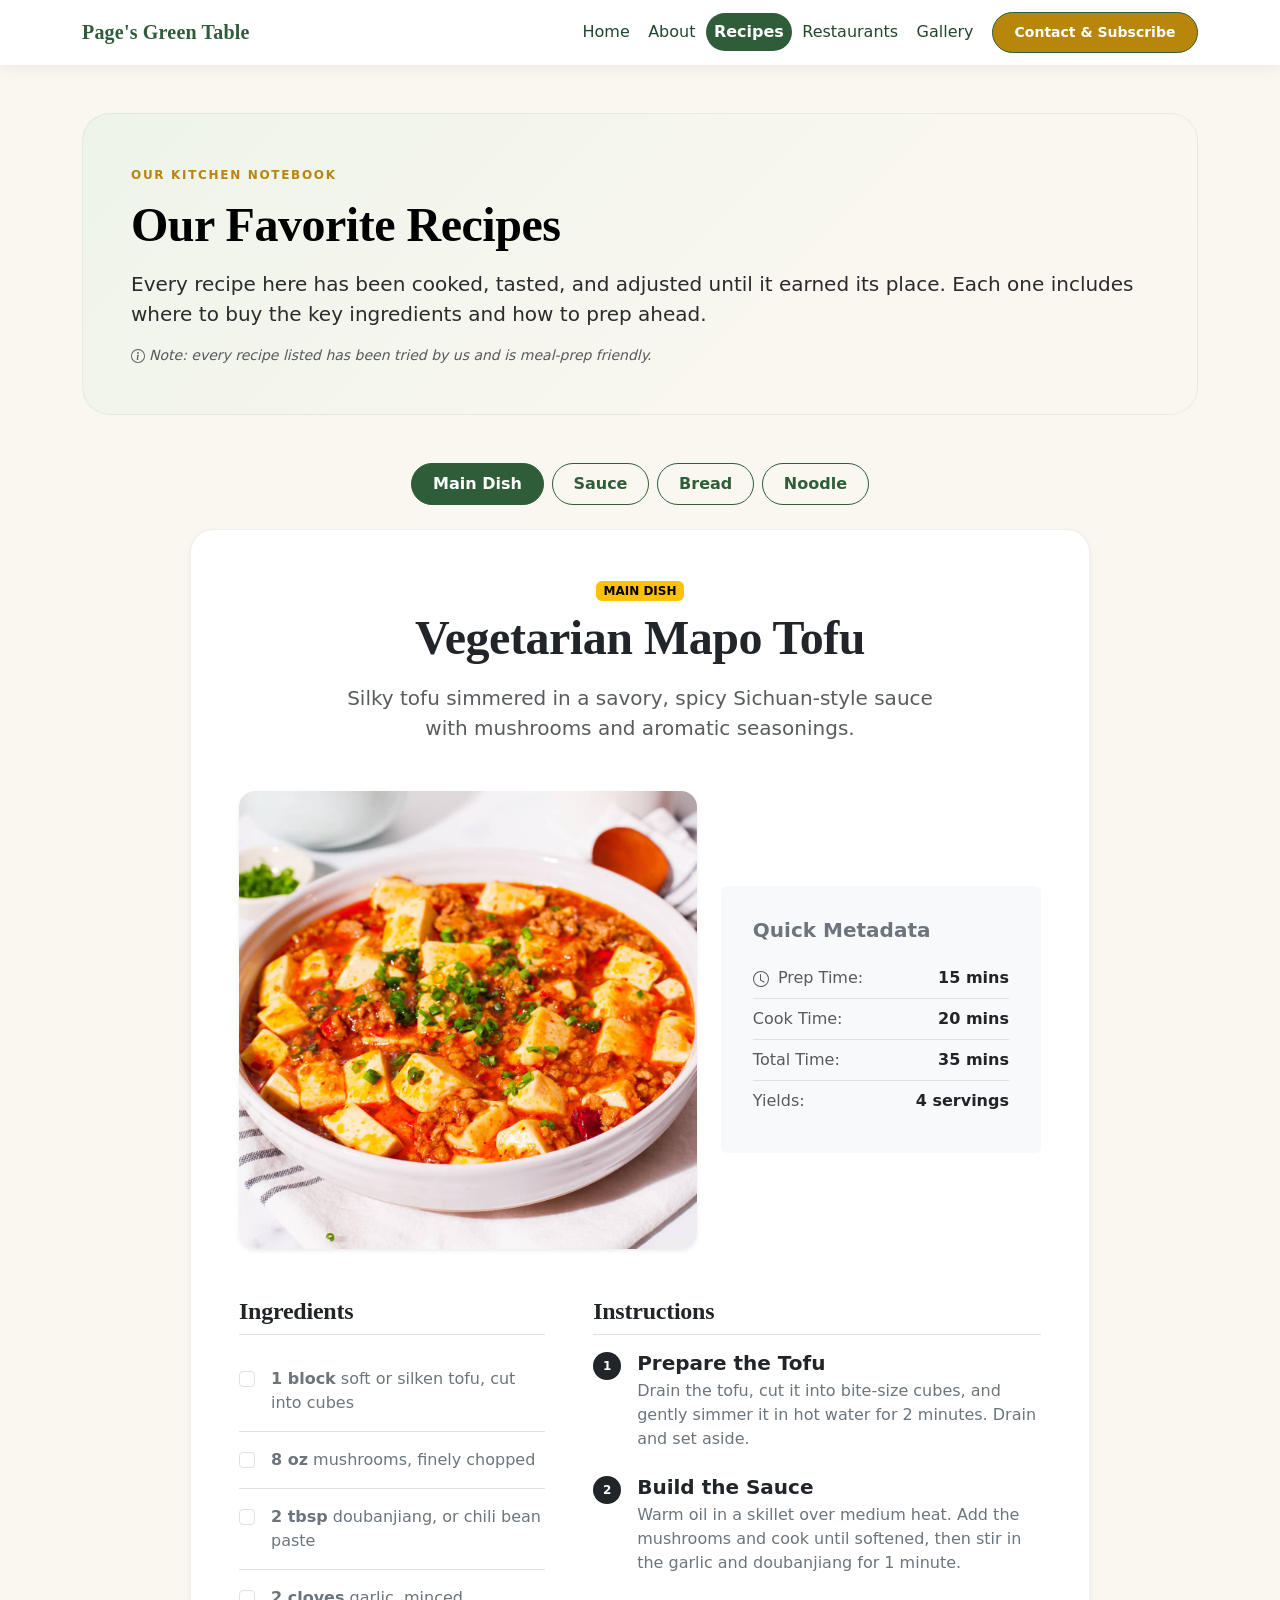
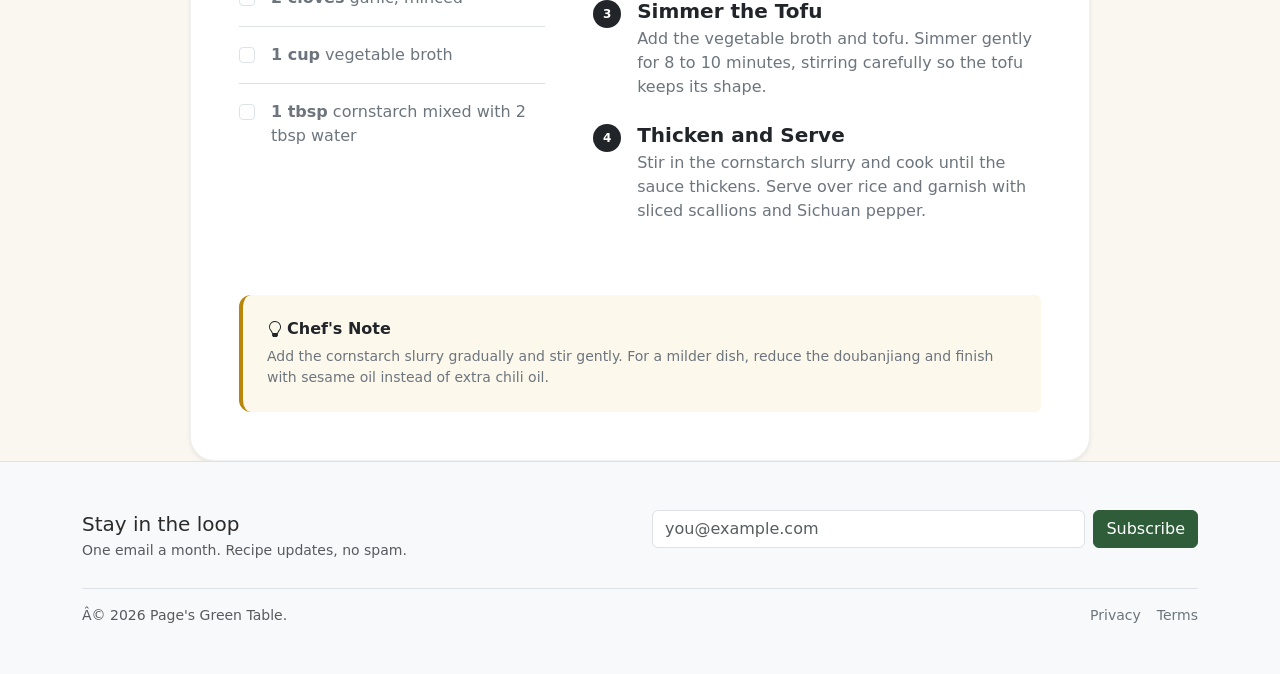
<file: recipes.html>
﻿<!DOCTYPE html>
<html data-bs-theme="light" lang="en">

<head>
    <script async src="https://www.googletagmanager.com/gtm.js?id=GTM-WCV3KLDL"></script>
    <script>
      window.dataLayer = window.dataLayer || [];
      function gtag(){dataLayer.push(arguments);}
      gtag('js', new Date());
    </script>
    <meta charset="utf-8">
    <meta name="viewport" content="width=device-width, initial-scale=1.0, shrink-to-fit=no">
    <title>Our Favorite Recipes | Page's Green Table</title>
    <meta name="description" content="Tested vegetarian recipes â€” main dishes, sauces, breads and noodles â€” each with prep times, ingredient checklists, chef's notes and local shopping tips.">
    <link rel="stylesheet" href="assets/bootstrap/css/bootstrap.min.css">
    <link rel="stylesheet" href="assets/css/styles.min.css">
</head>

<body>
    <nav class="navbar navbar-expand-lg sticky-top">
        <div class="container"><a class="navbar-brand" href="index.html">Page's Green Table</a><button class="navbar-toggler" data-bs-toggle="collapse" data-bs-target="#mainNav" type="button" aria-controls="mainNav" aria-expanded="false" aria-label="Toggle navigation"><span class="navbar-toggler-icon"></span></button>
            <div class="collapse navbar-collapse" id="mainNav">
                <ul class="navbar-nav align-items-lg-center ms-auto">
                    <li class="nav-item"><a class="nav-link" href="index.html">Home</a></li>
                    <li class="nav-item"><a class="nav-link" href="about.html">About</a></li>
                    <li class="nav-item"><a class="nav-link active rounded-pill" aria-current="page" href="recipes.html">Recipes</a></li>
                    <li class="nav-item"><a class="nav-link" href="restaurants.html">Restaurants</a></li>
                    <li class="nav-item"><a class="nav-link" href="gallery.html">Gallery</a></li>
                    <li class="nav-item ms-lg-2"><a class="btn btn-sm mt-2 mt-lg-0 btn-brand" role="button" href="contact.html" style="background: var(--gt-gold);">Contact &amp; Subscribe</a></li>
                </ul>
            </div>
        </div>
    </nav>
    <div class="container py-4 py-lg-5">
        <div class="page-hero"><span class="eyebrow">Our kitchen notebook</span>
            <h1 class="display-5 fw-bold text-body-emphasis mb-3">Our Favorite Recipes</h1>
            <p class="lead mb-3"> Every recipe here has been cooked, tasted, and adjusted until it earned its place. Each one includes where to buy the key ingredients and how to prep ahead. </p>
            <p class="small fst-italic text-body-secondary mb-0"><svg class="bi bi-info-circle me-1" xmlns="http://www.w3.org/2000/svg" width="1em" height="1em" fill="currentColor" viewBox="0 0 16 16">
                    <path d="M8 15A7 7 0 1 1 8 1a7 7 0 0 1 0 14m0 1A8 8 0 1 0 8 0a8 8 0 0 0 0 16"></path>
                    <path d="m8.93 6.588-2.29.287-.082.38.45.083c.294.07.352.176.288.469l-.738 3.468c-.194.897.105 1.319.808 1.319.545 0 1.178-.252 1.465-.598l.088-.416c-.2.176-.492.246-.686.246-.275 0-.375-.193-.304-.533zM9 4.5a1 1 0 1 1-2 0 1 1 0 0 1 2 0"></path>
                </svg>Note: every recipe listed has been tried by us and is meal-prep friendly.</p>
        </div>
    </div>
    <div class="container mb-4">
        <div class="d-flex justify-content-center flex-wrap gap-2 category-toggle" role="group" aria-label="Recipe categories"><button class="btn btn-outline-success active" type="button" data-bs-toggle="collapse" data-bs-target="#mainDishRecipes" aria-controls="mainDishRecipes" aria-expanded="true"> Main Dish </button><button class="btn btn-outline-success" type="button" data-bs-toggle="collapse" data-bs-target="#sauceRecipes" aria-controls="sauceRecipes" aria-expanded="false"> Sauce </button><button class="btn btn-outline-success" type="button" data-bs-toggle="collapse" data-bs-target="#breadRecipes" aria-controls="breadRecipes" aria-expanded="false"> Bread </button><button class="btn btn-outline-success" type="button" data-bs-toggle="collapse" data-bs-target="#noodleRecipes" aria-controls="noodleRecipes" aria-expanded="false"> Noodle </button></div>
    </div>
    <div id="recipeCategories">
        <div class="container collapse show recipe-category" id="mainDishRecipes" data-bs-parent="#recipeCategories">
            <div class="bg-white rounded shadow-sm p-4 p-md-5 container" style="max-width:900px;">
                <header class="text-center mb-5"><span class="badge text-uppercase fw-bold text-bg-warning mb-2">Main Dish</span>
                    <h1 class="display-5 fw-bold text-dark mb-3">Vegetarian Mapo Tofu</h1>
                    <p class="lead text-muted mx-auto" style="max-width:600px;"> Silky tofu simmered in a savory, spicy Sichuan-style sauce with mushrooms and aromatic seasonings. </p>
                </header>
                <div class="row align-items-center mb-5 g-4">
                    <div class="col-md-7"><img class="img-fluid rounded-4 shadow-sm w-100" src="assets/img/mapotofu.jpg" alt="Vegetarian mapo tofu in a bowl"></div>
                    <div class="col-md-5">
                        <div class="card bg-light border-0 p-3">
                            <div class="card-body">
                                <h5 class="fw-bold text-secondary mb-3 card-title">Quick Metadata</h5>
                                <div class="d-flex justify-content-between py-2 border-bottom"><span class="text-muted"><svg class="bi bi-clock me-1" xmlns="http://www.w3.org/2000/svg" width="1em" height="1em" fill="currentColor" viewBox="0 0 16 16" aria-hidden="true">
                                            <path d="M8 3.5a.5.5 0 0 0-1 0V9a.5.5 0 0 0 .252.434l3.5 2a.5.5 0 0 0 .496-.868L8 8.71z"></path>
                                            <path d="M8 16A8 8 0 1 0 8 0a8 8 0 0 0 0 16m7-8A7 7 0 1 1 1 8a7 7 0 0 1 14 0"></path>
                                        </svg> Prep Time: </span><strong class="text-dark">15 mins</strong></div>
                                <div class="d-flex justify-content-between py-2 border-bottom"><span class="text-muted"> Cook Time:</span><strong class="text-dark">20 mins</strong></div>
                                <div class="d-flex justify-content-between py-2 border-bottom"><span class="text-muted"> Total Time:</span><strong class="text-dark">35 mins</strong></div>
                                <div class="d-flex justify-content-between py-2"><span class="text-muted"> Yields:</span><strong class="text-dark">4 servings</strong></div>
                            </div>
                        </div>
                    </div>
                </div>
                <div class="row g-5">
                    <div class="col-lg-5">
                        <h3 class="fw-bold text-dark mb-3 pb-2 h4 border-bottom">Ingredients</h3>
                        <ul class="list-group list-group-flush">
                            <li class="list-group-item bg-transparent d-flex align-items-start px-0 py-3"><input class="me-3 mt-1 form-check-input" type="checkbox" id="ing1"><label class="text-secondary form-check-label" for="ing1"><strong>1 block</strong> soft or silken tofu, cut into cubes </label></li>
                            <li class="list-group-item bg-transparent d-flex align-items-start px-0 py-3"><input class="me-3 mt-1 form-check-input" type="checkbox" id="ing2"><label class="text-secondary form-check-label" for="ing2"><strong>8 oz</strong> mushrooms, finely chopped </label></li>
                            <li class="list-group-item bg-transparent d-flex align-items-start px-0 py-3"><input class="me-3 mt-1 form-check-input" type="checkbox" id="ing3"><label class="text-secondary form-check-label" for="ing3"><strong>2 tbsp</strong> doubanjiang, or chili bean paste </label></li>
                            <li class="list-group-item bg-transparent d-flex align-items-start px-0 py-3"><input class="me-3 mt-1 form-check-input" type="checkbox" id="ing4"><label class="text-secondary form-check-label" for="ing4"><strong>2 cloves</strong> garlic, minced </label></li>
                            <li class="list-group-item bg-transparent d-flex align-items-start px-0 py-3"><input class="me-3 mt-1 form-check-input" type="checkbox" id="ing5"><label class="text-secondary form-check-label" for="ing5"><strong>1 cup</strong> vegetable broth </label></li>
                            <li class="list-group-item bg-transparent d-flex align-items-start px-0 py-3"><input class="me-3 mt-1 form-check-input" type="checkbox" id="ing6"><label class="text-secondary form-check-label" for="ing6"><strong>1 tbsp</strong> cornstarch mixed with 2 tbsp water </label></li>
                        </ul>
                    </div>
                    <div class="col-lg-7">
                        <h3 class="fw-bold text-dark mb-3 pb-2 h4 border-bottom">Instructions</h3>
                        <ol class="list-unstyled">
                            <li class="mb-4">
                                <div class="d-flex align-items-baseline"><span class="badge text-bg-dark rounded-circle flex-shrink-0 me-3" style="width:28px;height:28px;display:inline-flex;align-items:center;justify-content:center;">1</span>
                                    <div>
                                        <h5 class="fw-bold text-dark mb-1">Prepare the Tofu</h5>
                                        <p class="text-secondary mb-0">Drain the tofu, cut it into bite-size cubes, and gently simmer it in hot water for 2 minutes. Drain and set aside.</p>
                                    </div>
                                </div>
                            </li>
                            <li class="mb-4">
                                <div class="d-flex align-items-baseline"><span class="badge text-bg-dark rounded-circle flex-shrink-0 me-3" style="width:28px;height:28px;display:inline-flex;align-items:center;justify-content:center;">2</span>
                                    <div>
                                        <h5 class="fw-bold text-dark mb-1">Build the Sauce</h5>
                                        <p class="text-secondary mb-0">Warm oil in a skillet over medium heat. Add the mushrooms and cook until softened, then stir in the garlic and doubanjiang for 1 minute.</p>
                                    </div>
                                </div>
                            </li>
                            <li class="mb-4">
                                <div class="d-flex align-items-baseline"><span class="badge text-bg-dark rounded-circle flex-shrink-0 me-3" style="width:28px;height:28px;display:inline-flex;align-items:center;justify-content:center;">3</span>
                                    <div>
                                        <h5 class="fw-bold text-dark mb-1">Simmer the Tofu</h5>
                                        <p class="text-secondary mb-0">Add the vegetable broth and tofu. Simmer gently for 8 to 10 minutes, stirring carefully so the tofu keeps its shape.</p>
                                    </div>
                                </div>
                            </li>
                            <li class="mb-4">
                                <div class="d-flex align-items-baseline"><span class="badge text-bg-dark rounded-circle flex-shrink-0 me-3" style="width:28px;height:28px;display:inline-flex;align-items:center;justify-content:center;">4</span>
                                    <div>
                                        <h5 class="fw-bold text-dark mb-1">Thicken and Serve</h5>
                                        <p class="text-secondary mb-0">Stir in the cornstarch slurry and cook until the sauce thickens. Serve over rice and garnish with sliced scallions and Sichuan pepper.</p>
                                    </div>
                                </div>
                            </li>
                        </ol>
                    </div>
                </div>
                <footer class="bg-light border-4 border-warning p-4 mt-5 border-start rounded-end">
                    <h6 class="fw-bold text-dark"><svg class="bi bi-lightbulb me-1" xmlns="http://www.w3.org/2000/svg" width="1em" height="1em" fill="currentColor" viewBox="0 0 16 16" aria-hidden="true">
                            <path d="M2 6a6 6 0 1 1 10.174 4.31c-.203.196-.359.4-.453.619l-.762 1.769A.5.5 0 0 1 10.5 13a.5.5 0 0 1 0 1 .5.5 0 0 1 0 1l-.224.447a1 1 0 0 1-.894.553H6.618a1 1 0 0 1-.894-.553L5.5 15a.5.5 0 0 1 0-1 .5.5 0 0 1 0-1 .5.5 0 0 1-.46-.302l-.761-1.77a2 2 0 0 0-.453-.618A5.98 5.98 0 0 1 2 6m6-5a5 5 0 0 0-3.479 8.592c.263.254.514.564.676.941L5.83 12h4.342l.632-1.467c.162-.377.413-.687.676-.941A5 5 0 0 0 8 1"></path>
                        </svg>Chef's Note </h6>
                    <p class="small text-secondary mb-0">Add the cornstarch slurry gradually and stir gently. For a milder dish, reduce the doubanjiang and finish with sesame oil instead of extra chili oil.</p>
                </footer>
            </div>
        </div>
        <div class="container collapse recipe-category" id="sauceRecipes" data-bs-parent="#recipeCategories">
            <div class="bg-white rounded shadow-sm p-4 p-md-5 container" style="max-width:900px;">
                <header class="text-center mb-5"><span class="badge text-uppercase fw-bold text-bg-warning mb-2">Sauce</span>
                    <h1 class="display-5 fw-bold text-dark mb-3">Creamy Fennel Sauce</h1>
                    <p class="lead text-muted mx-auto" style="max-width:600px;"> A smooth, savory sauce made with roasted fennel, garlic, and cream, perfect for pasta, vegetables, or grains. </p>
                </header>
                <div class="row align-items-center mb-5 g-4">
                    <div class="col-md-7"><img class="img-fluid rounded-4 shadow-sm w-100" src="assets/img/fennelsauce.jpg" alt="Creamy fennel sauce"></div>
                    <div class="col-md-5">
                        <div class="card bg-light border-0 p-3">
                            <div class="card-body">
                                <h5 class="fw-bold text-secondary mb-3 card-title"><svg class="bi bi-clock me-1" xmlns="http://www.w3.org/2000/svg" width="1em" height="1em" fill="currentColor" viewBox="0 0 16 16" aria-hidden="true">
                                        <path d="M8 3.5a.5.5 0 0 0-1 0V9a.5.5 0 0 0 .252.434l3.5 2a.5.5 0 0 0 .496-.868L8 8.71z"></path>
                                        <path d="M8 16A8 8 0 1 0 8 0a8 8 0 0 0 0 16m7-8A7 7 0 1 1 1 8a7 7 0 0 1 14 0"></path>
                                    </svg>Quick Metadata</h5>
                                <div class="d-flex justify-content-between py-2 border-bottom"><span class="text-muted">Prep Time:</span><strong class="text-dark">10 mins</strong></div>
                                <div class="d-flex justify-content-between py-2 border-bottom"><span class="text-muted">Cook Time:</span><strong class="text-dark">25 mins</strong></div>
                                <div class="d-flex justify-content-between py-2 border-bottom"><span class="text-muted">Total Time:</span><strong class="text-dark">35 mins</strong></div>
                                <div class="d-flex justify-content-between py-2"><span class="text-muted">Yields:</span><strong class="text-dark">2 cups</strong></div>
                            </div>
                        </div>
                    </div>
                </div>
                <div class="row g-5">
                    <div class="col-lg-5">
                        <h3 class="fw-bold text-dark mb-3 pb-2 h4 border-bottom">Ingredients</h3>
                        <ul class="list-group list-group-flush">
                            <li class="list-group-item bg-transparent d-flex align-items-start px-0 py-3"><input class="me-3 mt-1 form-check-input" type="checkbox" id="fennelIng1"><label class="text-secondary form-check-label" for="fennelIng1"><strong>1 large</strong> fennel bulb, sliced</label></li>
                            <li class="list-group-item bg-transparent d-flex align-items-start px-0 py-3"><input class="me-3 mt-1 form-check-input" type="checkbox" id="fennelIng2"><label class="text-secondary form-check-label" for="fennelIng2"><strong>2 tbsp</strong> olive oil</label></li>
                            <li class="list-group-item bg-transparent d-flex align-items-start px-0 py-3"><input class="me-3 mt-1 form-check-input" type="checkbox" id="fennelIng3"><label class="text-secondary form-check-label" for="fennelIng3"><strong>2 cloves</strong> garlic, minced</label></li>
                            <li class="list-group-item bg-transparent d-flex align-items-start px-0 py-3"><input class="me-3 mt-1 form-check-input" type="checkbox" id="fennelIng4"><label class="text-secondary form-check-label" for="fennelIng4"><strong>1 cup</strong> vegetable broth</label></li>
                            <li class="list-group-item bg-transparent d-flex align-items-start px-0 py-3"><input class="me-3 mt-1 form-check-input" type="checkbox" id="fennelIng5"><label class="text-secondary form-check-label" for="fennelIng5"><strong>Â½ cup</strong> heavy cream</label></li>
                            <li class="list-group-item bg-transparent d-flex align-items-start px-0 py-3"><input class="me-3 mt-1 form-check-input" type="checkbox" id="fennelIng6"><label class="text-secondary form-check-label" for="fennelIng6"><strong>Â½ tsp</strong> salt, plus black pepper to taste</label></li>
                        </ul>
                    </div>
                    <div class="col-lg-7">
                        <h3 class="fw-bold text-dark mb-3 pb-2 h4 border-bottom">Instructions</h3>
                        <ol class="list-unstyled">
                            <li class="mb-4">
                                <div class="d-flex align-items-baseline"><span class="badge text-bg-dark rounded-circle flex-shrink-0 me-3" style="width:28px;height:28px;display:inline-flex;align-items:center;justify-content:center;">1</span>
                                    <div>
                                        <h5 class="fw-bold text-dark mb-1">Soften the Fennel</h5>
                                        <p class="text-secondary mb-0">Heat the olive oil in a saucepan over medium heat. Add the sliced fennel and cook until softened and lightly golden, about 8 minutes.</p>
                                    </div>
                                </div>
                            </li>
                            <li class="mb-4">
                                <div class="d-flex align-items-baseline"><span class="badge text-bg-dark rounded-circle flex-shrink-0 me-3" style="width:28px;height:28px;display:inline-flex;align-items:center;justify-content:center;">2</span>
                                    <div>
                                        <h5 class="fw-bold text-dark mb-1">Add the Aromatics</h5>
                                        <p class="text-secondary mb-0">Stir in the garlic and cook for 1 minute, until fragrant.</p>
                                    </div>
                                </div>
                            </li>
                            <li class="mb-4">
                                <div class="d-flex align-items-baseline"><span class="badge text-bg-dark rounded-circle flex-shrink-0 me-3" style="width:28px;height:28px;display:inline-flex;align-items:center;justify-content:center;">3</span>
                                    <div>
                                        <h5 class="fw-bold text-dark mb-1">Simmer and Blend</h5>
                                        <p class="text-secondary mb-0">Add the vegetable broth and simmer for 10 minutes. Blend until smooth using an immersion blender.</p>
                                    </div>
                                </div>
                            </li>
                            <li class="mb-4">
                                <div class="d-flex align-items-baseline"><span class="badge text-bg-dark rounded-circle flex-shrink-0 me-3" style="width:28px;height:28px;display:inline-flex;align-items:center;justify-content:center;">4</span>
                                    <div>
                                        <h5 class="fw-bold text-dark mb-1">Finish the Sauce</h5>
                                        <p class="text-secondary mb-0">Stir in the cream, salt, and pepper. Warm gently without boiling, then serve over pasta, vegetables, or grains.</p>
                                    </div>
                                </div>
                            </li>
                        </ol>
                    </div>
                </div>
                <footer class="bg-light border-4 border-warning p-4 mt-5 border-start rounded-end">
                    <h6 class="fw-bold text-dark">Chef's Note</h6>
                    <p class="small text-secondary mb-0">For a dairy-free version, replace the heavy cream with unsweetened oat cream or cashew cream.</p>
                </footer>
            </div>
        </div>
        <div class="container collapse recipe-category" id="breadRecipes" data-bs-parent="#recipeCategories">
            <div class="bg-white rounded shadow-sm p-4 p-md-5 container" style="max-width:900px;">
                <header class="text-center mb-5"><span class="badge text-uppercase fw-bold text-bg-warning mb-2">Bread</span>
                    <h1 class="display-5 fw-bold text-dark mb-3">Classic Sourdough Bread</h1>
                    <p class="lead text-muted mx-auto" style="max-width:600px;"> A naturally leavened loaf with a crisp crust, chewy crumb, and gentle tang from a mature sourdough starter. </p>
                </header>
                <div class="row align-items-center mb-5 g-4">
                    <div class="col-md-7"><img class="img-fluid rounded-4 shadow-sm w-100" src="assets/img/sourdough.jpg" alt="Freshly baked sourdough bread"></div>
                    <div class="col-md-5">
                        <div class="card bg-light border-0 p-3">
                            <div class="card-body">
                                <h5 class="fw-bold text-secondary mb-3 card-title">Quick Metadata</h5>
                                <div class="d-flex justify-content-between py-2 border-bottom"><span class="text-muted">Prep Time:</span><strong class="text-dark">30 mins</strong></div>
                                <div class="d-flex justify-content-between py-2 border-bottom"><span class="text-muted">Rise Time:</span><strong class="text-dark">8 hrs</strong></div>
                                <div class="d-flex justify-content-between py-2 border-bottom"><span class="text-muted">Bake Time:</span><strong class="text-dark">45 mins</strong></div>
                                <div class="d-flex justify-content-between py-2"><span class="text-muted">Yields:</span><strong class="text-dark">1 loaf</strong></div>
                            </div>
                        </div>
                    </div>
                </div>
                <div class="row g-5">
                    <div class="col-lg-5">
                        <h3 class="fw-bold text-dark mb-3 pb-2 h4 border-bottom">Ingredients</h3>
                        <ul class="list-group list-group-flush">
                            <li class="list-group-item bg-transparent d-flex align-items-start px-0 py-3"><input class="me-3 mt-1 form-check-input" type="checkbox" id="breadIng1"><label class="text-secondary form-check-label" for="breadIng1"><strong>100 g</strong> active sourdough starter</label></li>
                            <li class="list-group-item bg-transparent d-flex align-items-start px-0 py-3"><input class="me-3 mt-1 form-check-input" type="checkbox" id="breadIng2"><label class="text-secondary form-check-label" for="breadIng2"><strong>350 g</strong> lukewarm water</label></li>
                            <li class="list-group-item bg-transparent d-flex align-items-start px-0 py-3"><input class="me-3 mt-1 form-check-input" type="checkbox" id="breadIng3"><label class="text-secondary form-check-label" for="breadIng3"><strong>500 g</strong> bread flour</label></li>
                            <li class="list-group-item bg-transparent d-flex align-items-start px-0 py-3"><input class="me-3 mt-1 form-check-input" type="checkbox" id="breadIng4"><label class="text-secondary form-check-label" for="breadIng4"><strong>10 g</strong> sea salt</label></li>
                        </ul>
                    </div>
                    <div class="col-lg-7">
                        <h3 class="fw-bold text-dark mb-3 pb-2 h4 border-bottom">Instructions</h3>
                        <ol class="list-unstyled">
                            <li class="mb-4">
                                <div class="d-flex align-items-baseline"><span class="badge text-bg-dark rounded-circle flex-shrink-0 me-3" style="width:28px;height:28px;display:inline-flex;align-items:center;justify-content:center;">1</span>
                                    <div>
                                        <h5 class="fw-bold text-dark mb-1">Mix the Dough</h5>
                                        <p class="text-secondary mb-0">Combine the starter and water, then add the flour and salt. Mix until no dry flour remains.</p>
                                    </div>
                                </div>
                            </li>
                            <li class="mb-4">
                                <div class="d-flex align-items-baseline"><span class="badge text-bg-dark rounded-circle flex-shrink-0 me-3" style="width:28px;height:28px;display:inline-flex;align-items:center;justify-content:center;">2</span>
                                    <div>
                                        <h5 class="fw-bold text-dark mb-1">Bulk Ferment</h5>
                                        <p class="text-secondary mb-0">Cover and let the dough rise at room temperature for 4 to 6 hours, folding it gently every 30 minutes during the first 2 hours.</p>
                                    </div>
                                </div>
                            </li>
                            <li class="mb-4">
                                <div class="d-flex align-items-baseline"><span class="badge text-bg-dark rounded-circle flex-shrink-0 me-3" style="width:28px;height:28px;display:inline-flex;align-items:center;justify-content:center;">3</span>
                                    <div>
                                        <h5 class="fw-bold text-dark mb-1">Shape and Proof</h5>
                                        <p class="text-secondary mb-0">Shape the dough into a round loaf and place it in a floured proofing basket. Refrigerate overnight.</p>
                                    </div>
                                </div>
                            </li>
                            <li class="mb-4">
                                <div class="d-flex align-items-baseline"><span class="badge text-bg-dark rounded-circle flex-shrink-0 me-3" style="width:28px;height:28px;display:inline-flex;align-items:center;justify-content:center;">4</span>
                                    <div>
                                        <h5 class="fw-bold text-dark mb-1">Bake the Loaf</h5>
                                        <p class="text-secondary mb-0">Bake in a preheated Dutch oven at 450Â°F (230Â°C) for 20 minutes covered, then 25 minutes uncovered. Cool before slicing.</p>
                                    </div>
                                </div>
                            </li>
                        </ol>
                    </div>
                </div>
                <footer class="bg-light border-4 border-warning p-4 mt-5 border-start rounded-end">
                    <h6 class="fw-bold text-dark">Chef's Note</h6>
                    <p class="small text-secondary mb-0">Let the loaf cool completely before cutting so the crumb can finish setting and retain its moisture.</p>
                </footer>
            </div>
        </div>
        <div class="container collapse recipe-category" id="noodleRecipes" data-bs-parent="#recipeCategories">
            <div class="bg-white rounded shadow-sm p-4 p-md-5 container" style="max-width:900px;">
                <header class="text-center mb-5"><span class="badge text-uppercase fw-bold text-bg-warning mb-2">Noodle</span>
                    <h1 class="display-5 fw-bold text-dark mb-3">Handmade Fresh Noodles</h1>
                    <p class="lead text-muted mx-auto" style="max-width:600px;"> Springy homemade noodles made with a simple flour-and-water dough, ready for soups, stir-fries, or sesame sauce. </p>
                </header>
                <div class="row align-items-center mb-5 g-4">
                    <div class="col-md-7"><img class="img-fluid rounded-4 shadow-sm w-100" src="assets/img/noodle.jpg" alt="Handmade fresh noodles"></div>
                    <div class="col-md-5">
                        <div class="card bg-light border-0 p-3">
                            <div class="card-body">
                                <h5 class="fw-bold text-secondary mb-3 card-title">Quick Metadata</h5>
                                <div class="d-flex justify-content-between py-2 border-bottom"><span class="text-muted">Prep Time:</span><strong class="text-dark">30 mins</strong></div>
                                <div class="d-flex justify-content-between py-2 border-bottom"><span class="text-muted">Rest Time:</span><strong class="text-dark">30 mins</strong></div>
                                <div class="d-flex justify-content-between py-2 border-bottom"><span class="text-muted">Cook Time:</span><strong class="text-dark">5 mins</strong></div>
                                <div class="d-flex justify-content-between py-2"><span class="text-muted">Yields:</span><strong class="text-dark">4 servings</strong></div>
                            </div>
                        </div>
                    </div>
                </div>
                <div class="row g-5">
                    <div class="col-lg-5">
                        <h3 class="fw-bold text-dark mb-3 pb-2 h4 border-bottom">Ingredients</h3>
                        <ul class="list-group list-group-flush">
                            <li class="list-group-item bg-transparent d-flex align-items-start px-0 py-3"><input class="me-3 mt-1 form-check-input" type="checkbox" id="noodleIng1"><label class="text-secondary form-check-label" for="noodleIng1"><strong>400 g</strong> all-purpose flour</label></li>
                            <li class="list-group-item bg-transparent d-flex align-items-start px-0 py-3"><input class="me-3 mt-1 form-check-input" type="checkbox" id="noodleIng2"><label class="text-secondary form-check-label" for="noodleIng2"><strong>200 ml</strong> lukewarm water</label></li>
                            <li class="list-group-item bg-transparent d-flex align-items-start px-0 py-3"><input class="me-3 mt-1 form-check-input" type="checkbox" id="noodleIng3"><label class="text-secondary form-check-label" for="noodleIng3"><strong>1 tsp</strong> salt</label></li>
                            <li class="list-group-item bg-transparent d-flex align-items-start px-0 py-3"><input class="me-3 mt-1 form-check-input" type="checkbox" id="noodleIng4"><label class="text-secondary form-check-label" for="noodleIng4"><strong>1 tbsp</strong> cornstarch, for dusting</label></li>
                        </ul>
                    </div>
                    <div class="col-lg-7">
                        <h3 class="fw-bold text-dark mb-3 pb-2 h4 border-bottom">Instructions</h3>
                        <ol class="list-unstyled">
                            <li class="mb-4">
                                <div class="d-flex align-items-baseline"><span class="badge text-bg-dark rounded-circle flex-shrink-0 me-3" style="width:28px;height:28px;display:inline-flex;align-items:center;justify-content:center;">1</span>
                                    <div>
                                        <h5 class="fw-bold text-dark mb-1">Make the Dough</h5>
                                        <p class="text-secondary mb-0">Mix the flour and salt. Add the water gradually and knead until a firm, smooth dough forms.</p>
                                    </div>
                                </div>
                            </li>
                            <li class="mb-4">
                                <div class="d-flex align-items-baseline"><span class="badge text-bg-dark rounded-circle flex-shrink-0 me-3" style="width:28px;height:28px;display:inline-flex;align-items:center;justify-content:center;">2</span>
                                    <div>
                                        <h5 class="fw-bold text-dark mb-1">Rest the Dough</h5>
                                        <p class="text-secondary mb-0">Cover the dough and let it rest for 30 minutes. Knead it briefly again before rolling.</p>
                                    </div>
                                </div>
                            </li>
                            <li class="mb-4">
                                <div class="d-flex align-items-baseline"><span class="badge text-bg-dark rounded-circle flex-shrink-0 me-3" style="width:28px;height:28px;display:inline-flex;align-items:center;justify-content:center;">3</span>
                                    <div>
                                        <h5 class="fw-bold text-dark mb-1">Roll and Cut</h5>
                                        <p class="text-secondary mb-0">Roll the dough thin, dust it with cornstarch, fold it loosely, and cut it into even noodles.</p>
                                    </div>
                                </div>
                            </li>
                            <li class="mb-4">
                                <div class="d-flex align-items-baseline"><span class="badge text-bg-dark rounded-circle flex-shrink-0 me-3" style="width:28px;height:28px;display:inline-flex;align-items:center;justify-content:center;">4</span>
                                    <div>
                                        <h5 class="fw-bold text-dark mb-1">Boil and Serve</h5>
                                        <p class="text-secondary mb-0">Boil the noodles in salted water for 3 to 5 minutes. Drain and serve immediately with your favorite sauce or broth.</p>
                                    </div>
                                </div>
                            </li>
                        </ol>
                    </div>
                </div>
                <footer class="bg-light border-4 border-warning p-4 mt-5 border-start rounded-end">
                    <h6 class="fw-bold text-dark">Chef's Note</h6>
                    <p class="small text-secondary mb-0">Keep the cut noodles well dusted with cornstarch so they do not stick together while you prepare the cooking water.</p>
                </footer>
            </div>
        </div>
    </div>
    <footer class="bg-body-tertiary mt-auto py-5 border-top">
        <div class="container">
            <div class="row align-items-center g-4">
                <div class="col-lg-6">
                    <h5 class="mb-1">Stay in the loop</h5>
                    <p class="small text-body-secondary mb-0">One email a month. Recipe updates, no spam.</p>
                </div>
                <div class="col-lg-6">
                    <form class="d-flex gap-2" action="https://api.web3forms.com/submit" method="post" data-web3forms><input type="hidden" name="subject" value="Page's Green Table - newsletter subscription"><input type="hidden" name="from_name" value="Page's Green Table"><input type="hidden" name="form_type" value="Newsletter subscription"><input type="checkbox" name="botcheck" style="display:none"><label class="visually-hidden" for="footer-email">Email address</label><input class="form-control" type="email" id="footer-email" name="email" placeholder="you@example.com" required=""><button class="btn btn-primary flex-shrink-0" type="submit">Subscribe</button></form>
                </div>
            </div>
            <div class="small text-body-secondary d-flex justify-content-between flex-wrap mt-4 pt-3 border-top"><span>Â© 2026 Page's Green Table.</span>
                <div class="d-flex gap-3"><a class="text-decoration-none link-secondary" href="#">Privacy</a><a class="text-decoration-none link-secondary" href="#">Terms</a></div>
            </div>
        </div>
    </footer>
    <script src="assets/bootstrap/js/bootstrap.min.js"></script>
    <script src="assets/js/script.min.js"></script>
    <script src="assets/js/web3forms.js"></script>
</body>

</html>
</file>
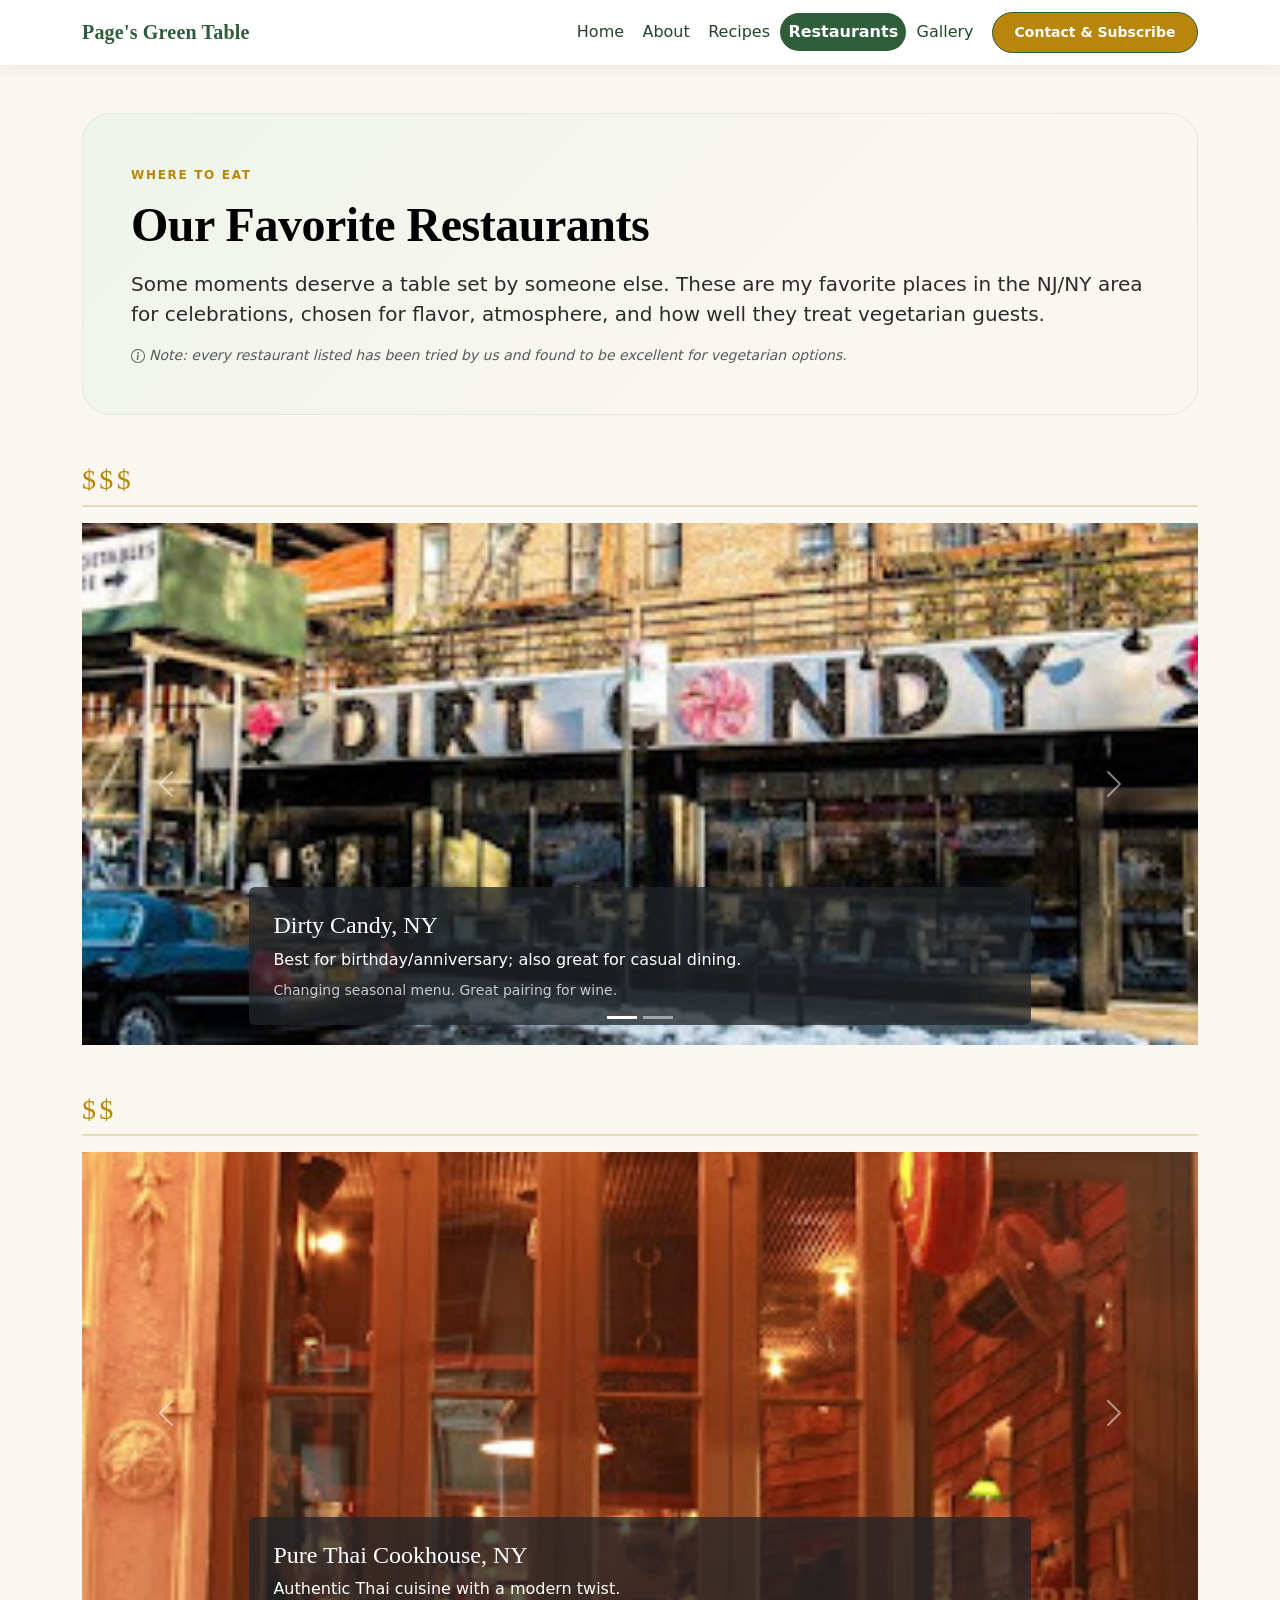
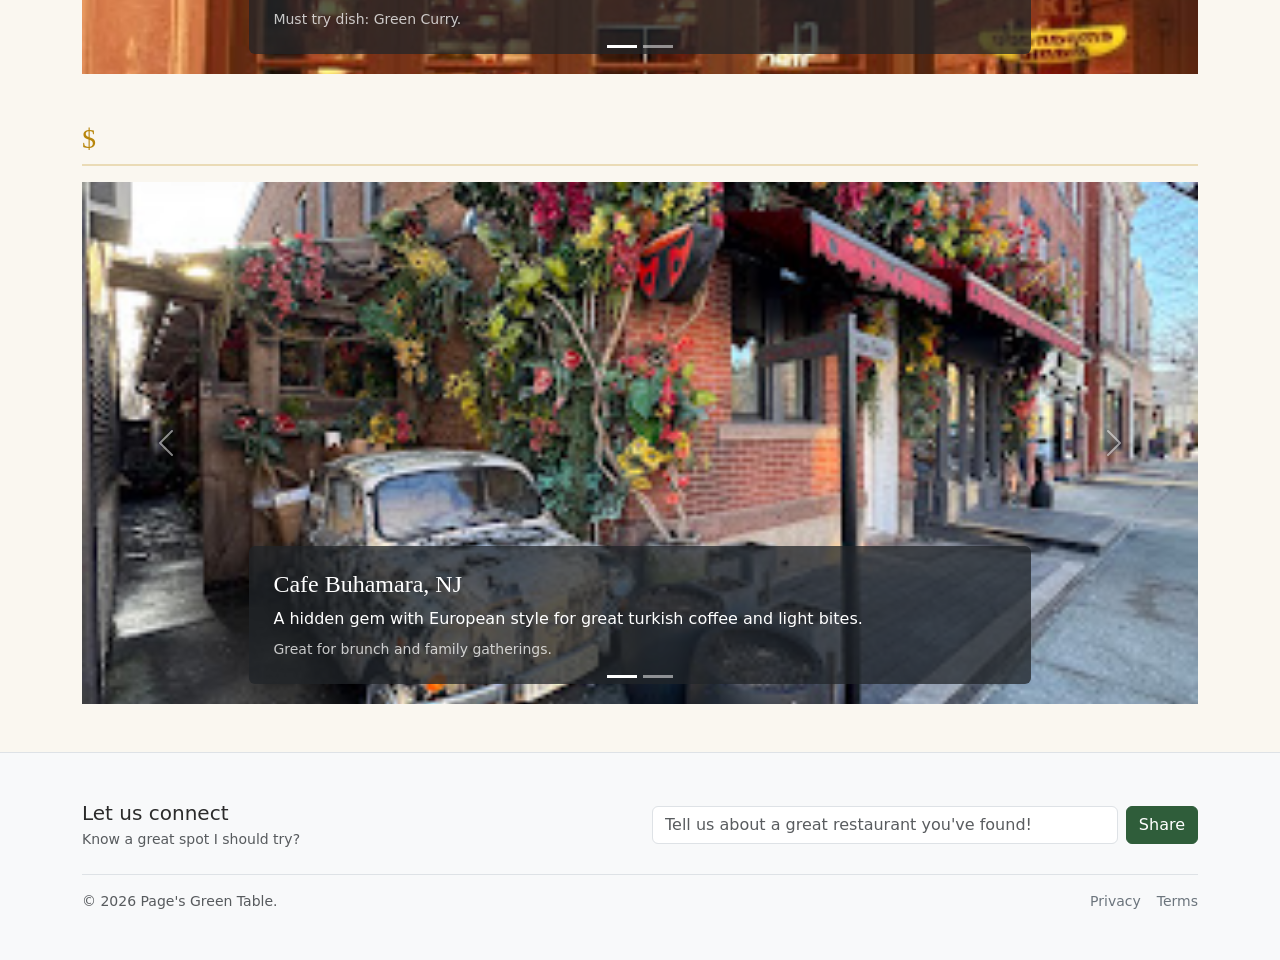
<file: restaurants.html>
<!DOCTYPE html>
<html data-bs-theme="light" lang="en">

<head>
    <script async src="https://www.googletagmanager.com/gtm.js?id=GTM-WCV3KLDL"></script>
    <script>
      window.dataLayer = window.dataLayer || [];
      function gtag(){dataLayer.push(arguments);}
      gtag('js', new Date());
    </script>
    <meta charset="utf-8">
    <meta name="viewport" content="width=device-width, initial-scale=1.0, shrink-to-fit=no">
    <title>Our Favorite Restaurants | Page's Green Table</title>
    <meta name="description" content="The best vegetarian-friendly restaurants in New Jersey and New York — from celebration-worthy tasting menus to casual neighbourhood favourites.">
    <link rel="stylesheet" href="assets/bootstrap/css/bootstrap.min.css">
    <link rel="stylesheet" href="assets/css/styles.min.css">
</head>

<body>
    <nav class="navbar navbar-expand-lg sticky-top">
        <div class="container"><a class="navbar-brand" href="index.html">Page's Green Table</a><button class="navbar-toggler" data-bs-toggle="collapse" data-bs-target="#mainNav" type="button" aria-controls="mainNav" aria-expanded="false" aria-label="Toggle navigation"><span class="navbar-toggler-icon"></span></button>
            <div class="collapse navbar-collapse" id="mainNav">
                <ul class="navbar-nav align-items-lg-center ms-auto">
                    <li class="nav-item"><a class="nav-link" href="index.html">Home</a></li>
                    <li class="nav-item"><a class="nav-link" href="about.html">About</a></li>
                    <li class="nav-item"><a class="nav-link" href="recipes.html">Recipes</a></li>
                    <li class="nav-item"><a class="nav-link active rounded-pill" aria-current="page" href="restaurants.html">Restaurants</a></li>
                    <li class="nav-item"><a class="nav-link" href="gallery.html">Gallery</a></li>
                    <li class="nav-item ms-lg-2"><a class="btn btn-sm mt-2 mt-lg-0 btn-brand" role="button" href="contact.html" style="background: var(--gt-gold);">Contact &amp; Subscribe</a></li>
                </ul>
            </div>
        </div>
    </nav>
    <div class="container py-4 py-lg-5">
        <div class="page-hero"><span class="eyebrow">Where to eat</span>
            <h1 class="display-5 fw-bold text-body-emphasis mb-3">Our Favorite Restaurants</h1>
            <p class="lead mb-3"> Some moments deserve a table set by someone else. These are my favorite places in the NJ/NY area for celebrations, chosen for flavor, atmosphere, and how well they treat vegetarian guests. </p>
            <p class="small fst-italic text-body-secondary mb-0"><svg class="bi bi-info-circle me-1" xmlns="http://www.w3.org/2000/svg" width="1em" height="1em" fill="currentColor" viewBox="0 0 16 16">
                    <path d="M8 15A7 7 0 1 1 8 1a7 7 0 0 1 0 14m0 1A8 8 0 1 0 8 0a8 8 0 0 0 0 16"></path>
                    <path d="m8.93 6.588-2.29.287-.082.38.45.083c.294.07.352.176.288.469l-.738 3.468c-.194.897.105 1.319.808 1.319.545 0 1.178-.252 1.465-.598l.088-.416c-.2.176-.492.246-.686.246-.275 0-.375-.193-.304-.533zM9 4.5a1 1 0 1 1-2 0 1 1 0 0 1 2 0"></path>
                </svg>Note: every restaurant listed has been tried by us and found to be excellent for vegetarian options.</p>
        </div>
    </div>
    <section class="mb-5 container carousel-category">
        <h3 class="mb-3">$$$</h3>
        <div id="carouselExampleCaptions" class="carousel slide" data-bs-ride="carousel">
            <div class="carousel-indicators"><button class="active" type="button" data-bs-target="#carouselExampleCaptions" data-bs-slide-to="0" aria-current="true" aria-label="Slide 1"></button><button type="button" data-bs-target="#carouselExampleCaptions" data-bs-slide-to="1" aria-label="Slide 2"></button></div>
            <div class="carousel-inner">
                <div class="carousel-item active"><img class="d-block w-100" src="assets/img/dirtycandy.jpg" alt="Dirty Candy Restaurant">
                    <div class="text-start bg-dark bg-opacity-75 rounded p-4 carousel-caption">
                        <h5 class="fs-4">Dirty Candy, NY</h5>
                        <p class="mb-2">Best for birthday/anniversary; also great for casual dining. </p>
                        <p class="small text-secondary mb-0">Changing seasonal menu. Great pairing for wine.</p>
                    </div>
                </div>
                <div class="carousel-item"><img class="d-block w-100" src="assets/img/avantgarden.jpg" alt="Avant Garden Restaurant">
                    <div class="text-start bg-dark bg-opacity-75 rounded p-4 carousel-caption">
                        <h5 class="fs-4">Avant Garden, NY</h5>
                        <p class="mb-0">A unique dining experience with a focus on sustainable and locally-sourced ingredients.</p>
                    </div>
                </div>
            </div><button class="carousel-control-prev" type="button" data-bs-target="#carouselExampleCaptions" data-bs-slide="prev"><span class="carousel-control-prev-icon" aria-hidden="true"></span><span class="visually-hidden">Previous</span></button><button class="carousel-control-next" type="button" data-bs-target="#carouselExampleCaptions" data-bs-slide="next"><span class="carousel-control-next-icon" aria-hidden="true"></span><span class="visually-hidden">Next</span></button>
        </div>
    </section>
    <section class="mb-5 container carousel-category">
        <h3 class="mb-3">$$</h3>
        <div id="carouselPureThaiSoba" class="carousel slide" data-bs-ride="carousel">
            <div class="carousel-indicators"><button class="active" type="button" data-bs-target="#carouselPureThaiSoba" data-bs-slide-to="0" aria-current="true" aria-label="Slide 3"></button><button type="button" data-bs-target="#carouselPureThaiSoba" data-bs-slide-to="1" aria-label="Slide 4"></button></div>
            <div class="carousel-inner">
                <div class="carousel-item active"><img class="d-block w-100" src="assets/img/purethai.jpg" alt="Pure Thai Cookhouse Restaurant">
                    <div class="text-start bg-dark bg-opacity-75 rounded p-4 carousel-caption">
                        <h5 class="fs-4">Pure Thai Cookhouse, NY</h5>
                        <p class="mb-2">Authentic Thai cuisine with a modern twist.</p>
                        <p class="small text-secondary mb-0">Must try dish: Green Curry.</p>
                    </div>
                </div>
                <div class="carousel-item"><img class="d-block w-100" src="assets/img/Soba.jpg" alt="Azuma Soba Restaurant">
                    <div class="text-start bg-dark bg-opacity-75 rounded p-4 carousel-caption">
                        <h5 class="fs-4">Azuma Soba, NJ</h5>
                        <p class="mb-0">Traditional handmade fresh soba noondles. Same price for noodle 300g vs 100g.</p>
                    </div>
                </div>
            </div><button class="carousel-control-prev" type="button" data-bs-target="#carouselPureThaiSoba" data-bs-slide="prev"><span class="carousel-control-prev-icon" aria-hidden="true"></span><span class="visually-hidden">Previous</span></button><button class="carousel-control-next" type="button" data-bs-target="#carouselPureThaiSoba" data-bs-slide="next"><span class="carousel-control-next-icon" aria-hidden="true"></span><span class="visually-hidden">Next</span></button>
        </div>
    </section>
    <section class="mb-5 container carousel-category">
        <h3 class="mb-3">$</h3>
        <div id="carouselCafePho" class="carousel slide" data-bs-ride="carousel">
            <div class="carousel-indicators"><button class="active" type="button" data-bs-target="#carouselCafePho" data-bs-slide-to="0" aria-current="true" aria-label="Slide 5"></button><button type="button" data-bs-target="#carouselCafePho" data-bs-slide-to="1" aria-label="Slide 6"></button></div>
            <div class="carousel-inner">
                <div class="carousel-item active"><img class="d-block w-100" src="assets/img/Cafe%20Bubamara.jpg" alt="Cafe Buhamara">
                    <div class="text-start bg-dark bg-opacity-75 rounded p-4 carousel-caption">
                        <h5 class="fs-4">Cafe Buhamara, NJ</h5>
                        <p class="mb-2">A hidden gem with European style for great turkish coffee and light bites.</p>
                        <p class="small text-secondary mb-0">Great for brunch and family gatherings.</p>
                    </div>
                </div>
                <div class="carousel-item"><img class="d-block w-100" src="assets/img/PhoHanoiCorner.jpg" alt="Pho Hanoi Corner">
                    <div class="text-start bg-dark bg-opacity-75 rounded p-4 carousel-caption">
                        <h5 class="fs-4">Pho Hanoi Corner, NJ</h5>
                        <p class="mb-0">Authentic Vietnamese pho which is a local favorite.</p>
                        <p class="small text-secondary mb-0">Limited seating.Accept researvation for vegetarian options.</p>
                    </div>
                </div>
            </div><button class="carousel-control-prev" type="button" data-bs-target="#carouselCafePho" data-bs-slide="prev"><span class="carousel-control-prev-icon" aria-hidden="true"></span><span class="visually-hidden">Previous</span></button><button class="carousel-control-next" type="button" data-bs-target="#carouselCafePho" data-bs-slide="next"><span class="carousel-control-next-icon" aria-hidden="true"></span><span class="visually-hidden">Next</span></button>
        </div>
    </section>
    <footer class="bg-body-tertiary mt-auto py-5 border-top">
        <div class="container">
            <div class="row align-items-center g-4">
                <div class="col-lg-6">
                    <h5 class="mb-1">Let us connect</h5>
                    <p class="small text-body-secondary mb-0">Know a great spot I should try?</p>
                </div>
                <div class="col-lg-6">
                    <form class="d-flex gap-2" action="#" method="post"><label class="visually-hidden" for="text">Recommended Restaurant Info</label><input class="form-control" type="text" id="text" placeholder="Tell us about a great restaurant you've found!" required=""><button class="btn btn-primary flex-shrink-0" type="submit">Share</button></form>
                </div>
            </div>
            <div class="small text-body-secondary d-flex justify-content-between flex-wrap mt-4 pt-3 border-top"><span>© 2026 Page's Green Table.</span>
                <div class="d-flex gap-3"><a class="text-decoration-none link-secondary" href="#">Privacy</a><a class="text-decoration-none link-secondary" href="#">Terms</a></div>
            </div>
        </div>
    </footer>
    <script src="assets/bootstrap/js/bootstrap.min.js"></script>
    <script src="assets/js/script.min.js"></script>
</body>

</html>
</file>
<file: assets/css/styles.min.css>
:root{--gt-green:#2f5d3a;--gt-green-dark:#22462c;--gt-gold:#b8860b;--gt-cream:#faf7f0;--gt-ink:#2b2b2b}html{scroll-behavior:smooth}body{background-color:var(--gt-cream);color:var(--gt-ink);font-family:Inter,"Segoe UI",system-ui,-apple-system,sans-serif;display:flex;flex-direction:column;min-height:100vh}.display-1,.display-2,.display-3,.display-4,.display-5,h1,h2,h3,h4{font-family:Georgia,"Times New Roman",serif;letter-spacing:-.01em}.navbar{background-color:#fff!important;box-shadow:0 2px 16px rgba(43,43,43,.07);padding-top:.75rem;padding-bottom:.75rem}.navbar-brand{font-family:Georgia,serif;font-weight:700;font-size:1.25rem;color:var(--gt-green)!important;letter-spacing:.01em}.navbar .nav-link{color:var(--gt-green-dark);font-weight:500;border-radius:.5rem;padding:.45rem .85rem;transition:background-color .2s,color .2s}.navbar .nav-link:focus,.navbar .nav-link:hover{color:var(--gt-green-dark);background-color:rgba(47,93,58,.09)}.navbar .nav-link.active{background-color:var(--gt-green);color:#fff!important;font-weight:600}.navbar-toggler{border-color:rgba(47,93,58,.35)}@media (min-width:992px){.navbar-nav{gap:.15rem}}.btn-brand{background-color:var(--gt-green);border:1px solid var(--gt-green);color:#fff;border-radius:999px;padding:.55rem 1.35rem;font-weight:600}.btn-brand:focus,.btn-brand:hover{background-color:var(--gt-green-dark);border-color:var(--gt-green-dark);color:#fff}.btn-primary{--bs-btn-bg:var(--gt-green);--bs-btn-border-color:var(--gt-green);--bs-btn-hover-bg:var(--gt-green-dark);--bs-btn-hover-border-color:var(--gt-green-dark);--bs-btn-active-bg:var(--gt-green-dark);--bs-btn-active-border-color:var(--gt-green-dark)}:focus-visible{outline:rgba(184,134,11,.55) solid 3px;outline-offset:2px}.banner{position:relative;background:linear-gradient(180deg,#fff 0,var(--gt-cream) 100%);text-align:center;padding:1rem 1rem 0}.banner-image{display:block;width:100%;height:clamp(110px,15vw,190px)!important;object-fit:contain;object-position:center}.banner p{margin:0 auto;max-width:720px;padding:.75rem 1rem 1.5rem;color:#5c6660;font-size:1.05rem;font-style:italic}.header-section{margin-top:25px}.page-hero{background:linear-gradient(135deg,#eef4ea 0,var(--gt-cream) 70%);border:1px solid rgba(47,93,58,.08);border-radius:1.75rem;padding:clamp(1.5rem,4vw,3rem)}.eyebrow{display:inline-block;text-transform:uppercase;letter-spacing:.14em;font-size:.75rem;font-weight:700;color:var(--gt-gold);margin-bottom:.75rem}.section-title{padding-bottom:.65rem}.section-title::after{content:"";display:block;width:64px;height:3px;border-radius:2px;background:var(--gt-gold);margin-top:.75rem}.text-center .section-title::after{margin-left:auto;margin-right:auto}.button-links{display:flex;justify-content:center;flex-wrap:wrap;gap:1rem}.button-links button{background-color:var(--gt-green);color:#fff;border:0;border-radius:999px;padding:.75rem 1.5rem;font-weight:600;transition:transform .18s,background-color .18s}.button-links button:hover{background-color:var(--gt-green-dark);transform:translateY(-2px)}.button-links a{color:#fff!important}.quick-card{display:block;height:100%;border-radius:1.25rem;overflow:hidden;background:#fff;border:1px solid rgba(43,43,43,.07);box-shadow:0 6px 22px rgba(43,43,43,.06);text-decoration:none;color:inherit;transition:transform .22s,box-shadow .22s}.quick-card:hover{transform:translateY(-4px);box-shadow:0 14px 30px rgba(43,43,43,.12);color:inherit}.quick-card img{width:100%;height:190px;object-fit:cover}.quick-card .quick-card-body{padding:1.15rem 1.25rem 1.35rem}.quick-card h3{font-size:1.15rem;font-weight:700;margin-bottom:.35rem;color:var(--gt-green-dark)}.carousel-item img{height:58vh;min-height:320px;object-fit:cover}.carousel-caption{border-radius:.85rem}.carousel-caption h5{font-family:Georgia,serif}.carousel-caption p.text-secondary{color:rgba(255,255,255,.75)!important}.carousel-category>h3{font-family:Georgia,serif;color:var(--gt-gold);letter-spacing:.12em;border-bottom:2px solid rgba(184,134,11,.25);padding-bottom:.5rem}.gallery-item{display:block;overflow:hidden;border-radius:1rem;height:100%;box-shadow:0 6px 20px rgba(43,43,43,.08)}.gallery-item img{width:100%;height:100%;object-fit:cover;transition:transform .5s}.gallery-item:hover img{transform:scale(1.05)}#recipeCategories{scroll-margin-top:5.5rem}.category-toggle .btn{border-radius:999px;border:1px solid var(--gt-green);color:var(--gt-green);background:0 0;font-weight:600;padding:.5rem 1.3rem}.category-toggle .btn:hover{background:rgba(47,93,58,.08);color:var(--gt-green-dark)}.category-toggle .btn.active{background:var(--gt-green);border-color:var(--gt-green);color:#fff}#recipeCategories .recipe-category>.container{border:1px solid rgba(43,43,43,.07);border-radius:1.5rem!important}#recipeCategories .recipe-category footer{background:#fdf8ec!important;border-left:4px solid var(--gt-gold)!important;border-radius:.75rem}.ingredient-done{text-decoration:line-through;opacity:.55}.site-footer{background:#fff;border-top:1px solid rgba(43,43,43,.08)}@media (max-width:575.98px){.carousel-item img{height:44vh}}
</file>
